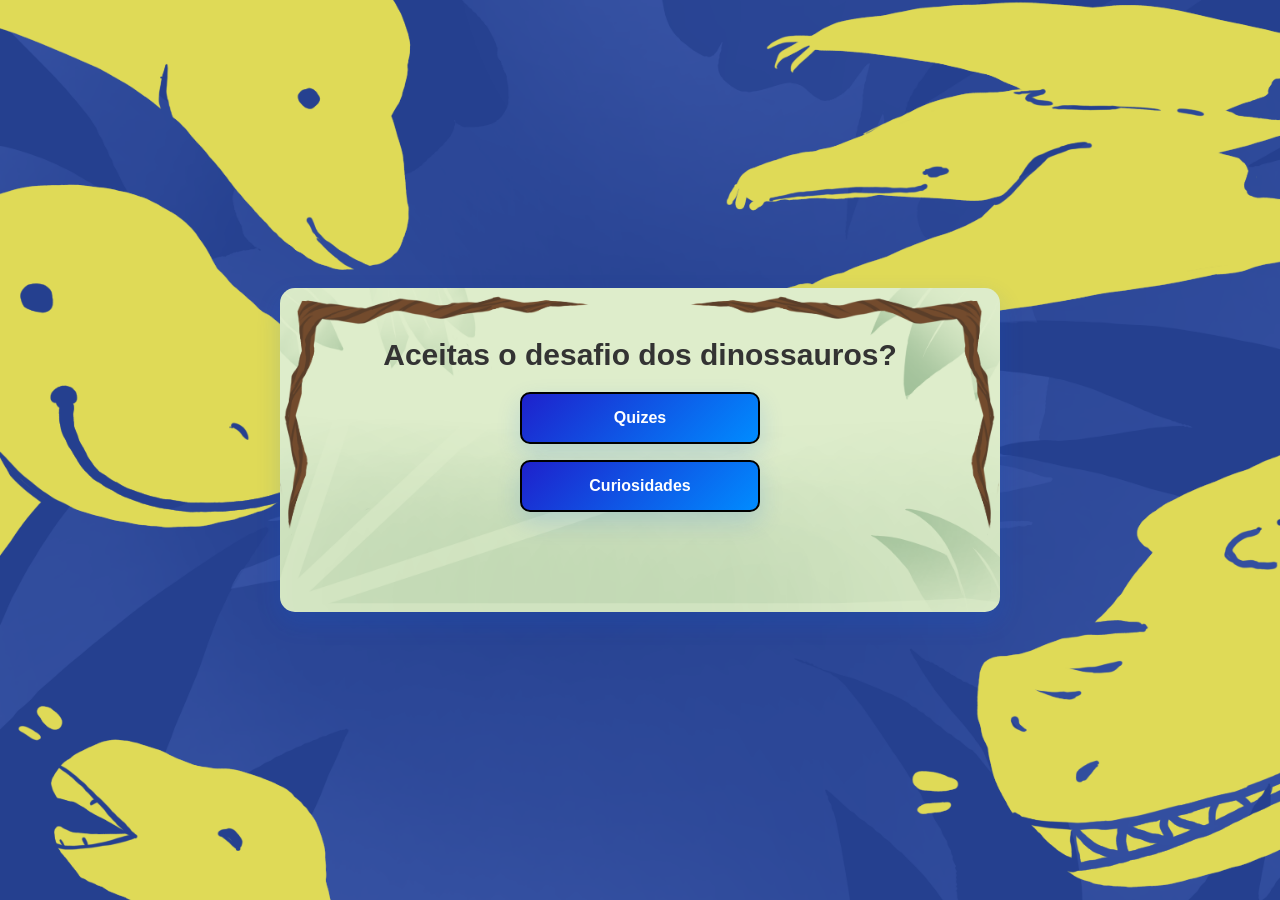
<file: index.html>
<!DOCTYPE html>
    <html lang="en">
    <head>
        <meta charset="UTF-8">
        <meta name="viewport" content="width=device-width, initial-scale=1.0">
        <link rel="stylesheet" href="estilos/estilos_menu.css"> 
        
        <title>Museu da Lourinhã</title>
    </head>
    <body>
        <div class="container">
            <h1 class="titulo">Aceitas o desafio dos dinossauros?</h1>

            <div class="button-container">
                <a href="menu_quizes.html" class="but_menus">Quizes</a>
                <a href="menu_curiosidades.html" class="but_menus">Curiosidades</a>
            </div>
        </div>

    </body>

    </html>
</file>
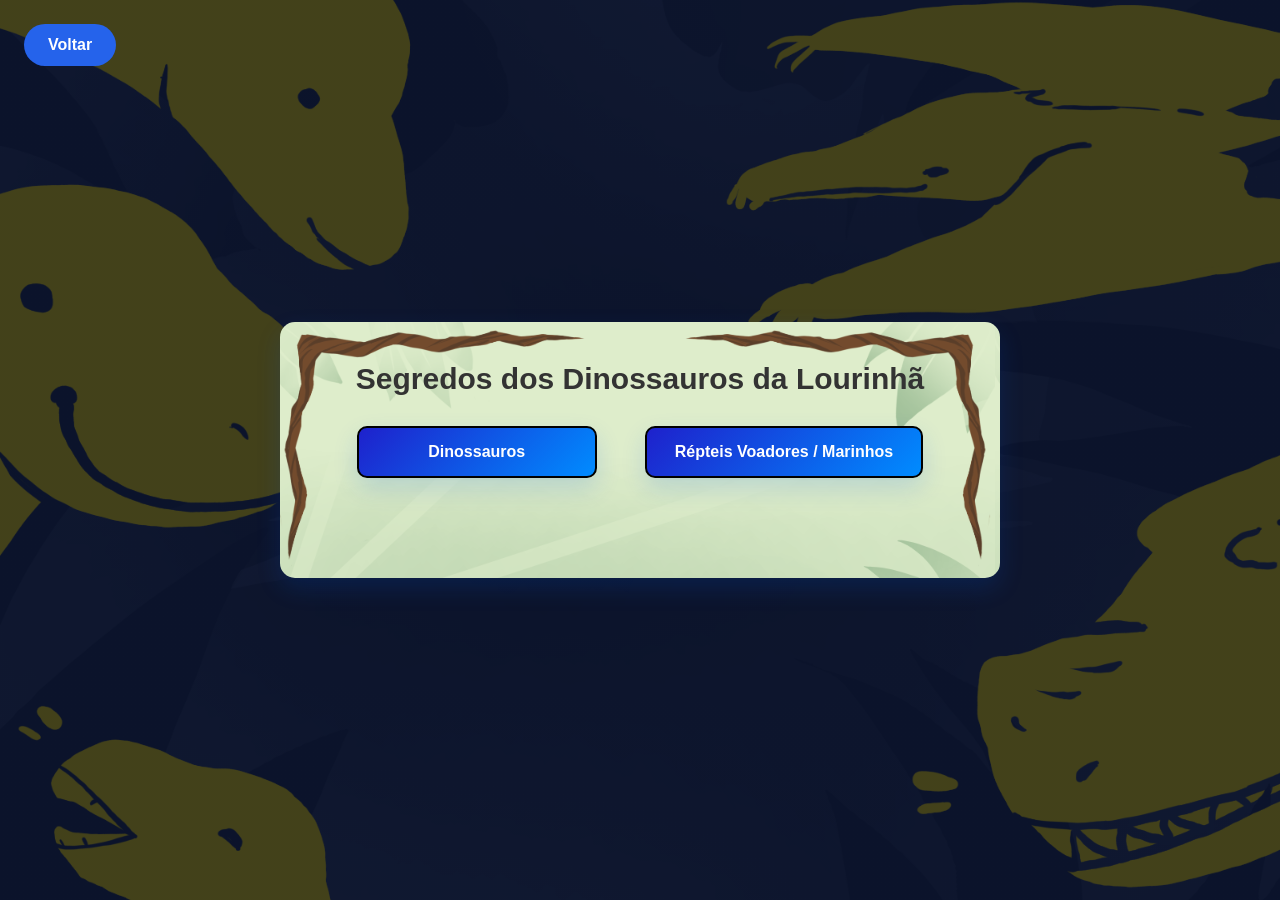
<file: menu_curiosidades.html>
<!DOCTYPE html>
<html lang="pt">
<head>
    <meta charset="UTF-8">
    <meta name="viewport" content="width=device-width, initial-scale=1.0">
    <link rel="stylesheet" href="estilos/estilos_menu_curiosidade.css">
    <title>Menu Curiosidades</title>
</head>

<body>
    <a href="index.html" class="button-voltar">Voltar</a>

    <div class="container">
        <h1 class="titulo">Segredos dos Dinossauros da Lourinhã</h1>

        <div class="button-container">
            <a href="Curiosidades/Curiosidades_dino.html" class="but_menus">Dinossauros</a>            
            <a href="Curiosidades/Curiosidades_repteis.html" class="but_menus">Répteis Voadores / Marinhos</a>
        </div>
    </div>    
</body>
</html>
</file>
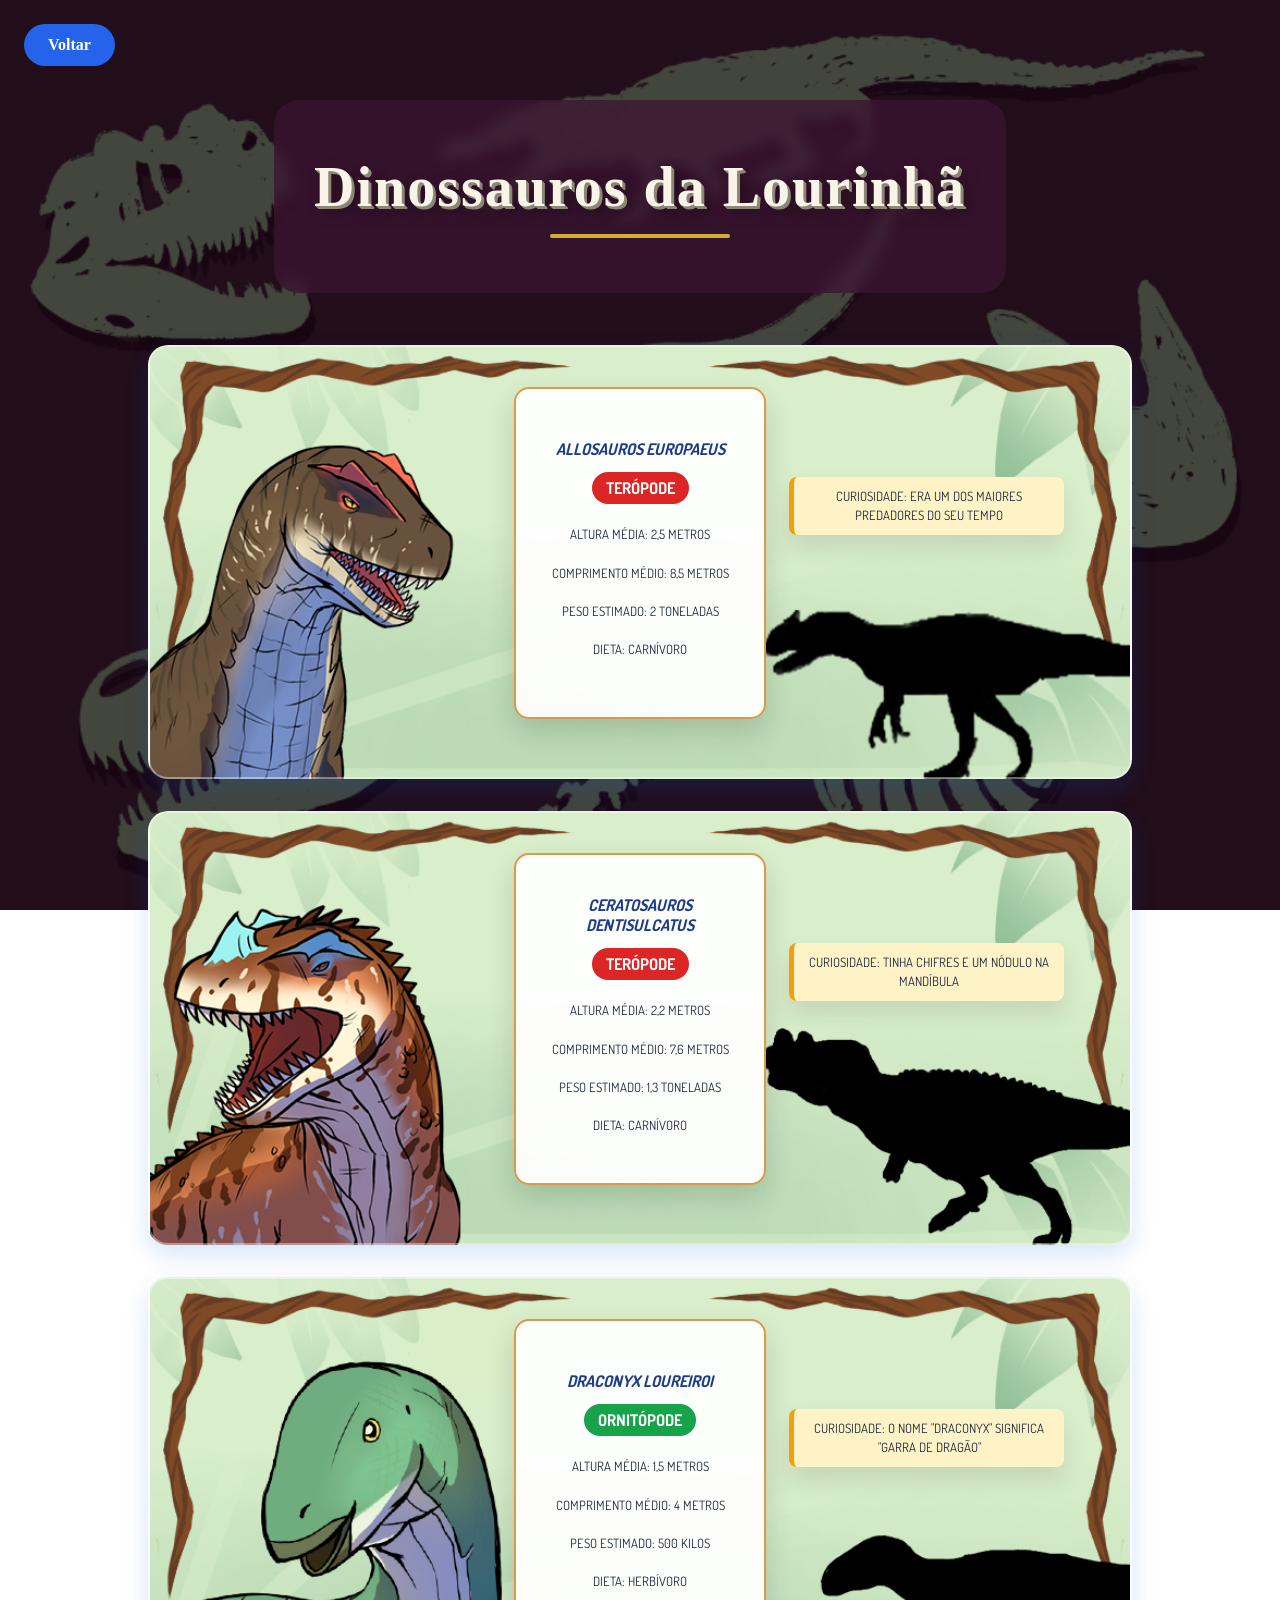
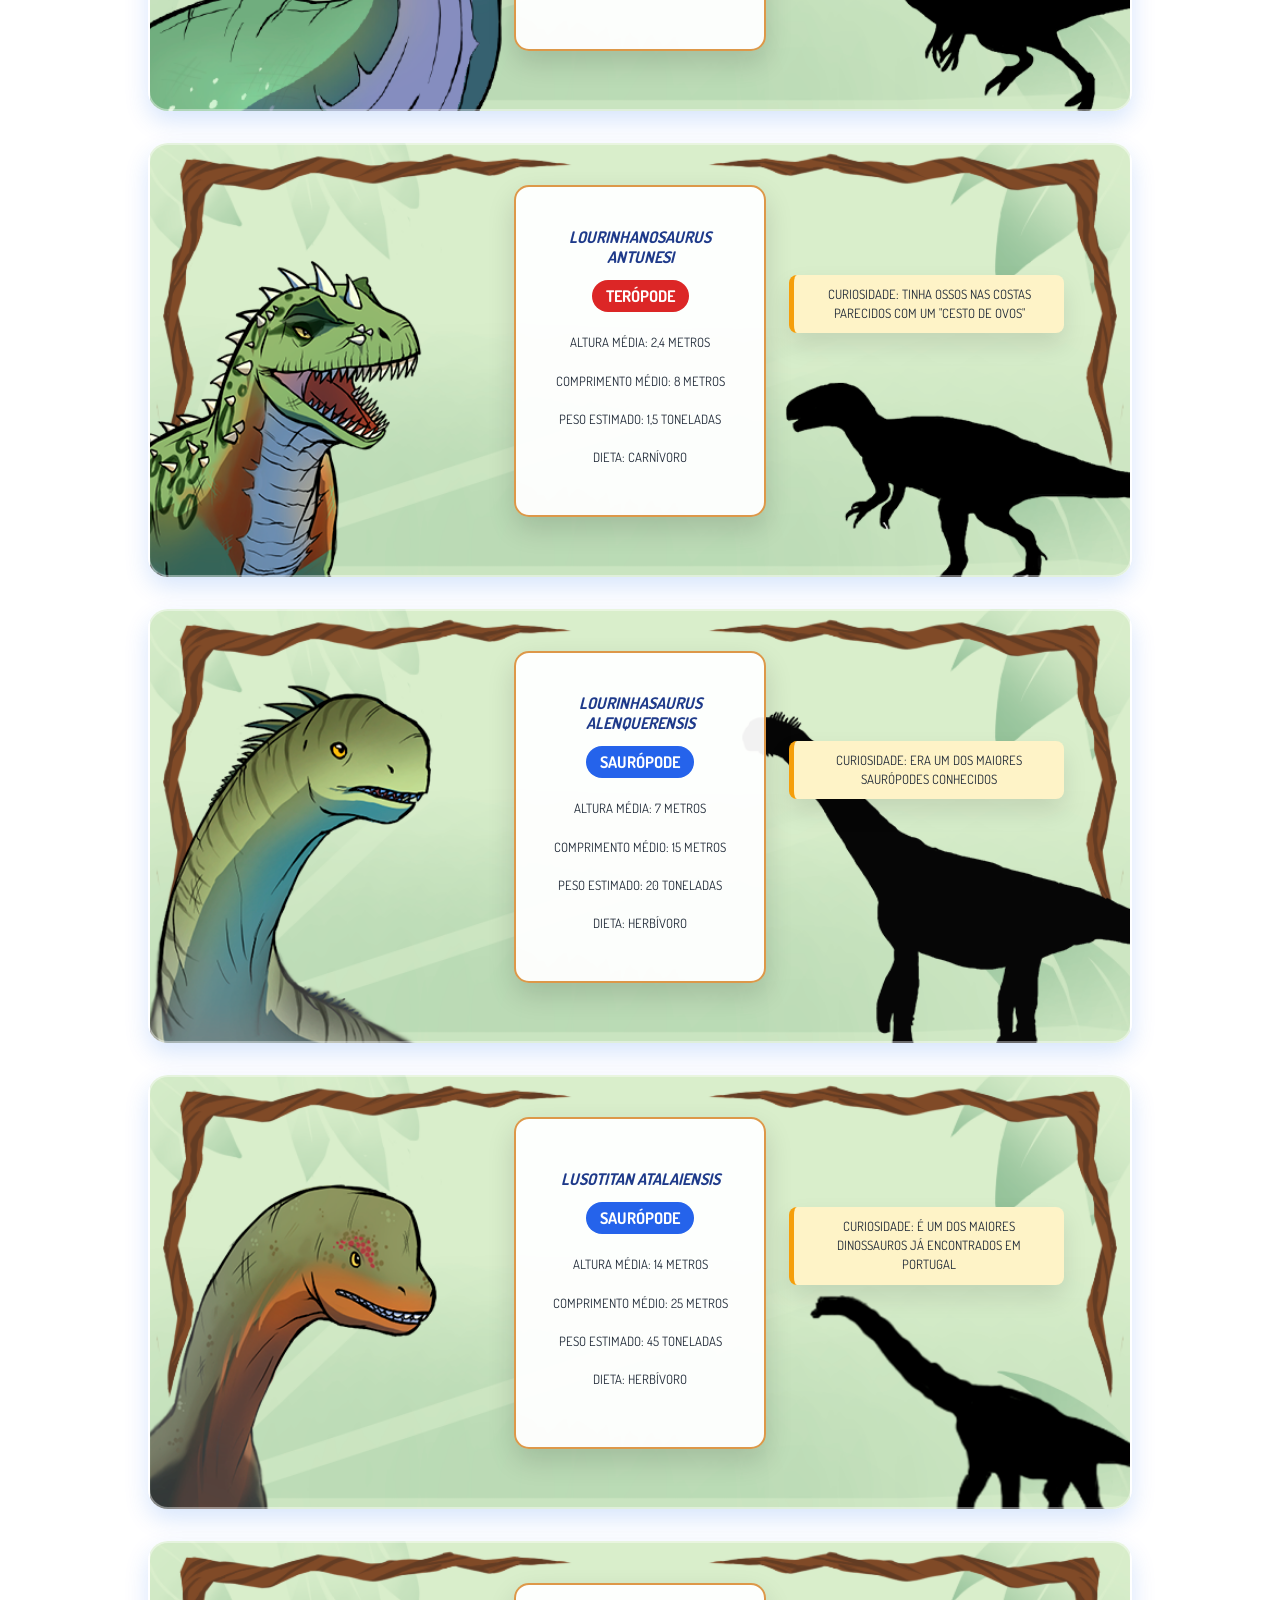
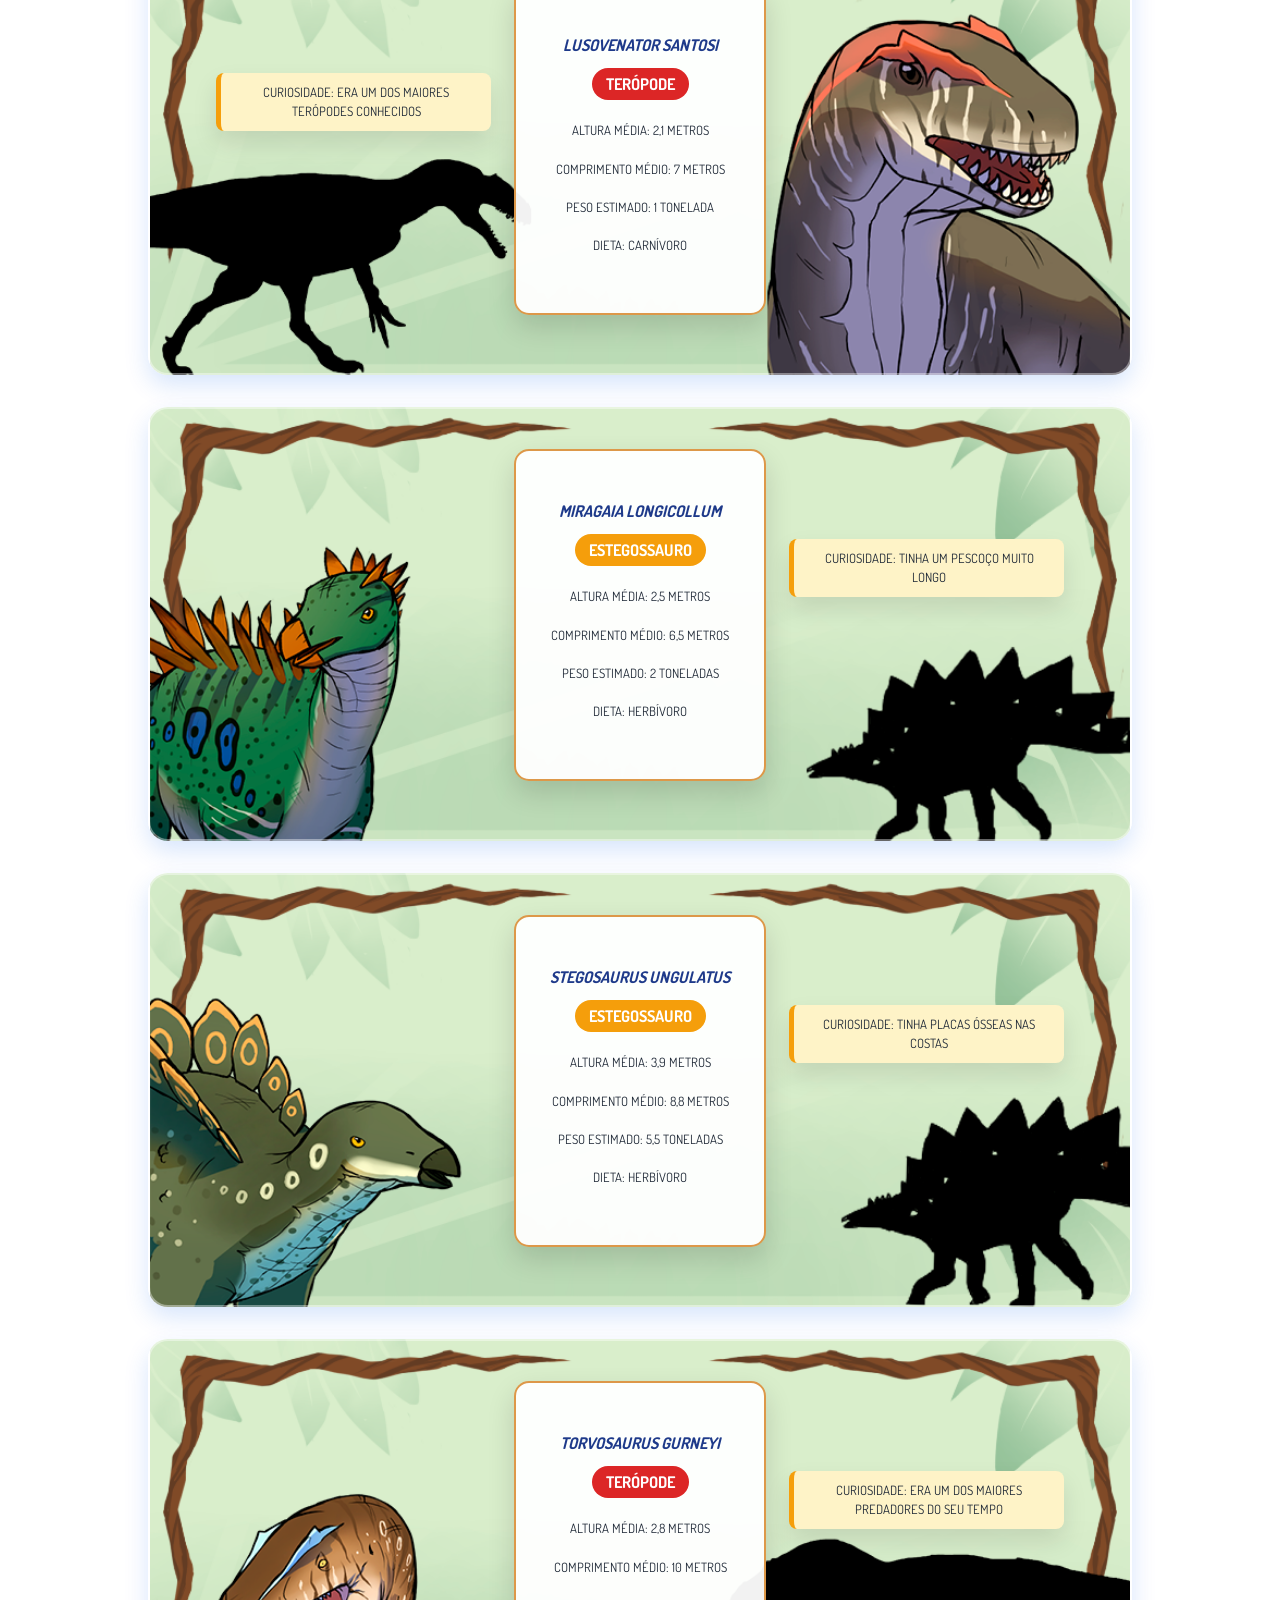
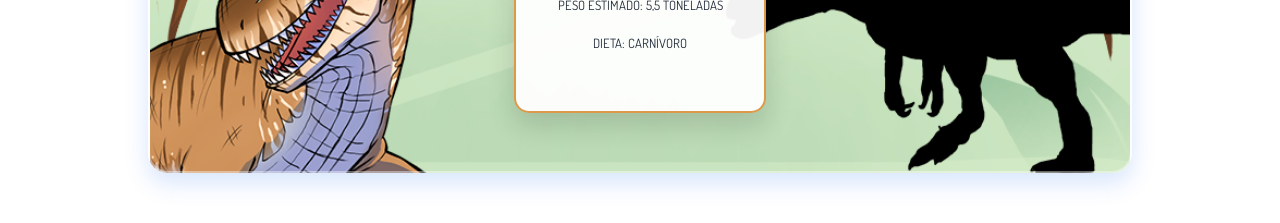
<file: Curiosidades/Curiosidades_dino.html>
<!DOCTYPE html>
<html lang="pt">
<head>
    <meta charset="UTF-8">
    <meta name="viewport" content="width=device-width, initial-scale=1.0">
    <link href="https://fonts.googleapis.com/css2?family=Dosis:wght@700&display=swap" rel="stylesheet">
    <link rel="stylesheet" href="../estilos/estilos_Curiosidades.css">
    <title>Curiosidades sobre Dinossauros</title>
</head>
<body>
    <div class="titulo-banner">
        <h1 class="titulo">Dinossauros da Lourinhã</h1>
    </div>
    <a href="../menu_curiosidades.html" class="button-voltar">Voltar</a>

    <div class="container" id="allosauros">
        <div class="text-content">
            <h1><em>Allosauros europaeus</em></h1>
            <span class="badge teropode">Terópode</span>
            <p>Altura Média: 2,5 metros</p>
            <p>Comprimento Médio: 8,5 metros</p>
            <p>Peso Estimado: 2 toneladas</p>
            <p>Dieta: Carnívoro</p>
            <p class="curiosidade curiosidade-direita">Curiosidade: Era um dos maiores predadores do seu tempo</p>
        </div>
    </div>

    <div class="container" id="ceratosauros">
        <div class="text-content">
            <h1><em>Ceratosauros dentisulcatus</em></h1>
            <span class="badge teropode">Terópode</span>
            <p>Altura Média: 2,2 metros</p>
            <p>Comprimento Médio: 7,6 metros</p>
            <p>Peso Estimado: 1,3 toneladas</p>
            <p>Dieta: Carnívoro</p>
            <p class="curiosidade curiosidade-direita">Curiosidade: Tinha chifres e um nódulo na mandíbula</p>
        </div>
    </div>

    <div class="container" id="draconyx">
        <div class="text-content">
            <h1><em>Draconyx loureiroi</em></h1>
            <span class="badge Ornitopode">Ornitópode</span>
            <p>Altura Média: 1,5 metros</p>
            <p>Comprimento Médio: 4 metros</p>
            <p>Peso Estimado: 500 kilos</p>
            <p>Dieta: Herbívoro</p>
            <p class="curiosidade curiosidade-direita">Curiosidade: O nome "Draconyx" significa "garra de dragão"</p>
        </div>
    </div>

    <div class="container" id="lourinhanosaurus">
        <div class="text-content">
            <h1><em>Lourinhanosaurus antunesi</em></h1>
            <span class="badge teropode">Terópode</span>
            <p>Altura Média: 2,4 metros</p>
            <p>Comprimento Médio: 8 metros</p>
            <p>Peso Estimado: 1,5 toneladas</p>
            <p>Dieta: Carnívoro</p>
            <p class="curiosidade curiosidade-direita">Curiosidade: Tinha ossos nas costas parecidos com um "cesto de ovos"</p>
        </div>
    </div>

    <div class="container" id="lourinhasaurus">
        <div class="text-content">
            <h1><em>Lourinhasaurus alenquerensis</em></h1>
            <span class="badge sauropode">Saurópode</span>
            <p>Altura Média: 7 metros</p>
            <p>Comprimento Médio: 15 metros</p>
            <p>Peso Estimado: 20 toneladas</p>
            <p>Dieta: Herbívoro</p>
            <p class="curiosidade curiosidade-direita">Curiosidade: Era um dos maiores saurópodes conhecidos</p>
        </div>
    </div>

    <div class="container" id="lusotitan">
        <div class="text-content">
            <h1><em>Lusotitan atalaiensis</em></h1>
            <span class="badge sauropode">Saurópode</span>
            <p>Altura Média: 14 metros</p>
            <p>Comprimento Médio: 25 metros</p>
            <p>Peso Estimado: 45 toneladas</p>
            <p>Dieta: Herbívoro</p>
            <p class="curiosidade curiosidade-direita">Curiosidade: É um dos maiores dinossauros já encontrados em Portugal</p>
        </div>
    </div>

    <div class="container" id="lusovenator">
        <div class="text-content">
            <h1><em>Lusovenator santosi</em></h1>
            <span class="badge teropode">Terópode</span>
            <p>Altura Média: 2,1 metros</p>
            <p>Comprimento Médio: 7 metros</p>
            <p>Peso Estimado: 1 tonelada</p>
            <p>Dieta: Carnívoro</p>
            <p class="curiosidade curiosidade-esquerda">Curiosidade: Era um dos maiores terópodes conhecidos</p>
        </div>
    </div>

    <div class="container" id="miragaia">
        <div class="text-content">
            <h1><em>Miragaia longicollum</em></h1>
            <span class="badge estegossauro">Estegossauro</span>
            <p>Altura Média: 2,5 metros</p>
            <p>Comprimento Médio: 6,5 metros</p>
            <p>Peso Estimado: 2 toneladas</p>
            <p>Dieta: Herbívoro</p>
            <p class="curiosidade curiosidade-direita">Curiosidade: Tinha um pescoço muito longo</p>
        </div>
    </div>

    <div class="container" id="stegosaurus">
        <div class="text-content">
            <h1><em>Stegosaurus ungulatus</em></h1>
            <span class="badge estegossauro">Estegossauro</span>
            <p>Altura Média: 3,9 metros</p>
            <p>Comprimento Médio: 8,8 metros</p>
            <p>Peso Estimado: 5,5 toneladas</p>
            <p>Dieta: Herbívoro</p>
            <p class="curiosidade curiosidade-direita">Curiosidade: Tinha placas ósseas nas costas</p>
        </div>
    </div>

    <div class="container" id="torvosaurus">
        <div class="text-content">
            <h1><em>Torvosaurus gurneyi</em></h1>
            <span class="badge teropode">Terópode</span>
            <p>Altura Média: 2,8 metros</p>
            <p>Comprimento Médio: 10 metros</p>
            <p>Peso Estimado: 5,5 toneladas</p>
            <p>Dieta: Carnívoro</p>
            <p class="curiosidade curiosidade-direita">Curiosidade: Era um dos maiores predadores do seu tempo</p>
        </div>
    </div>
</body>
</html>
</file>
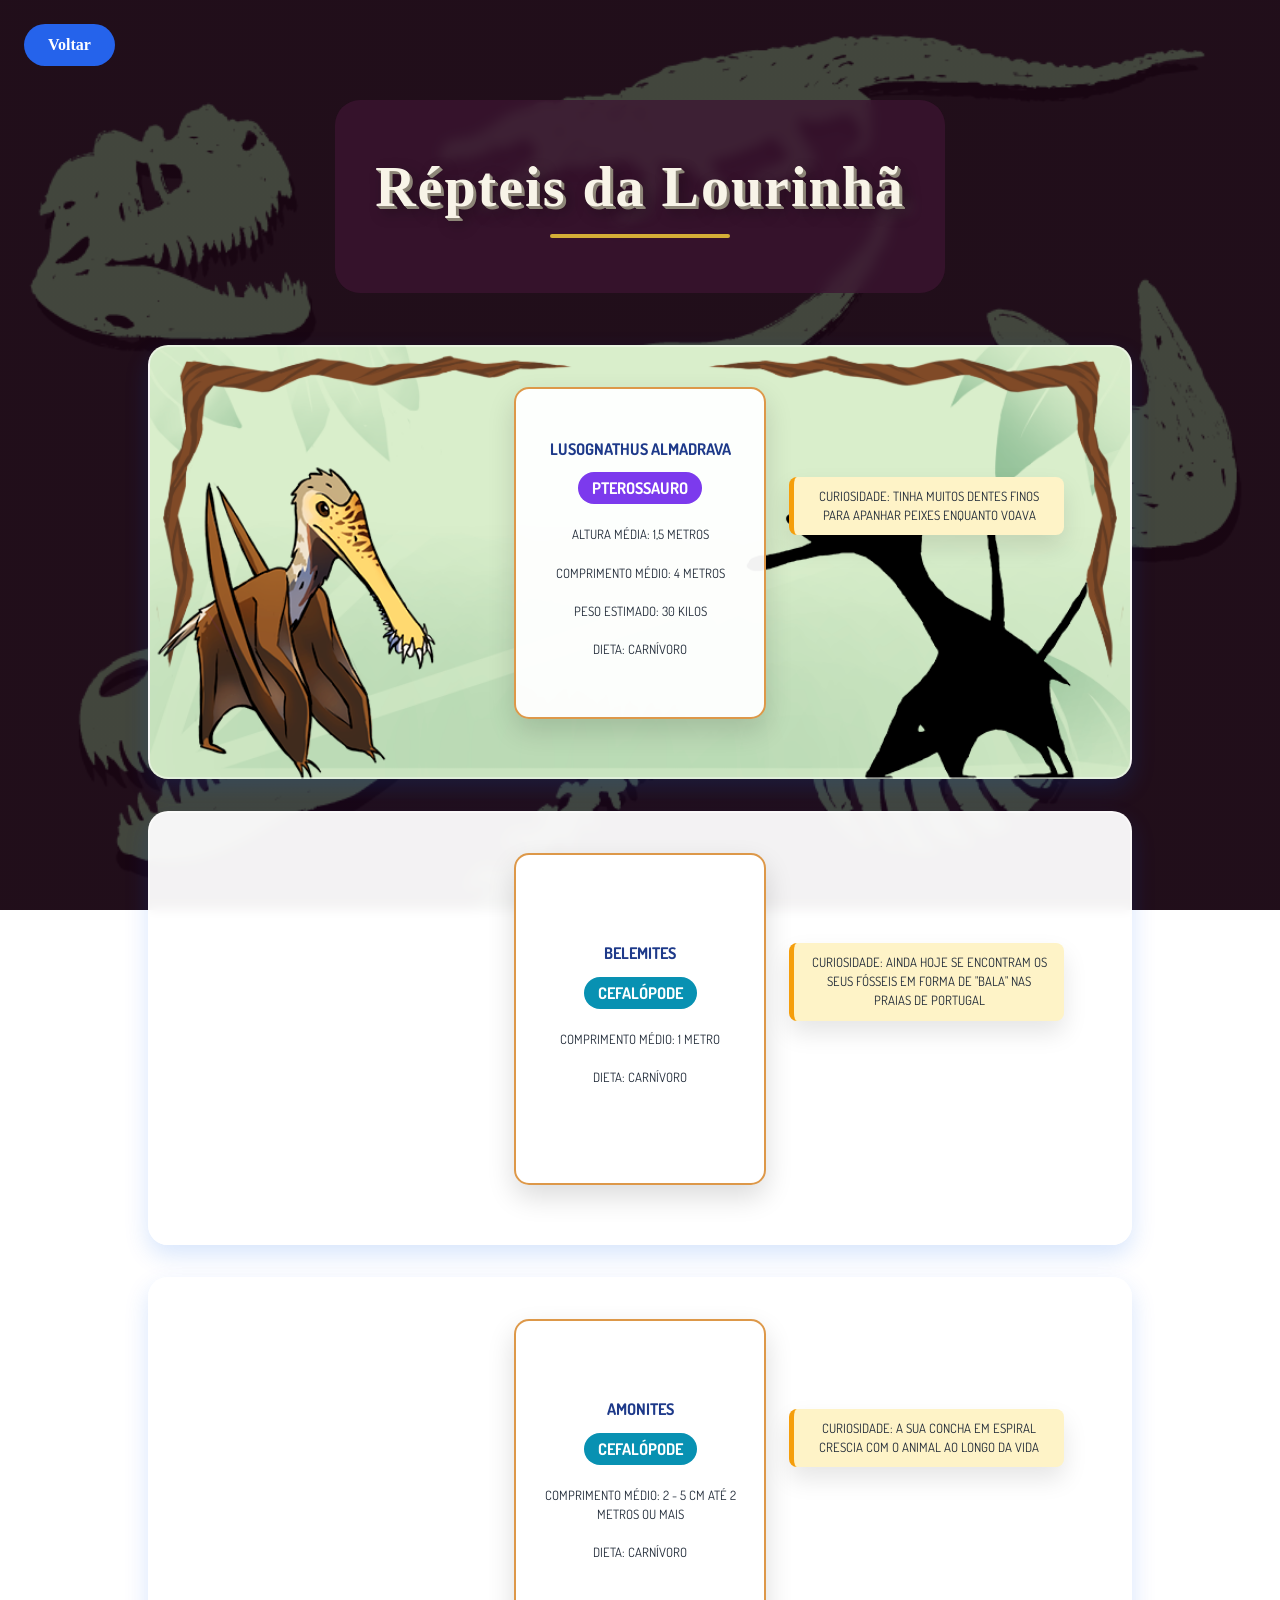
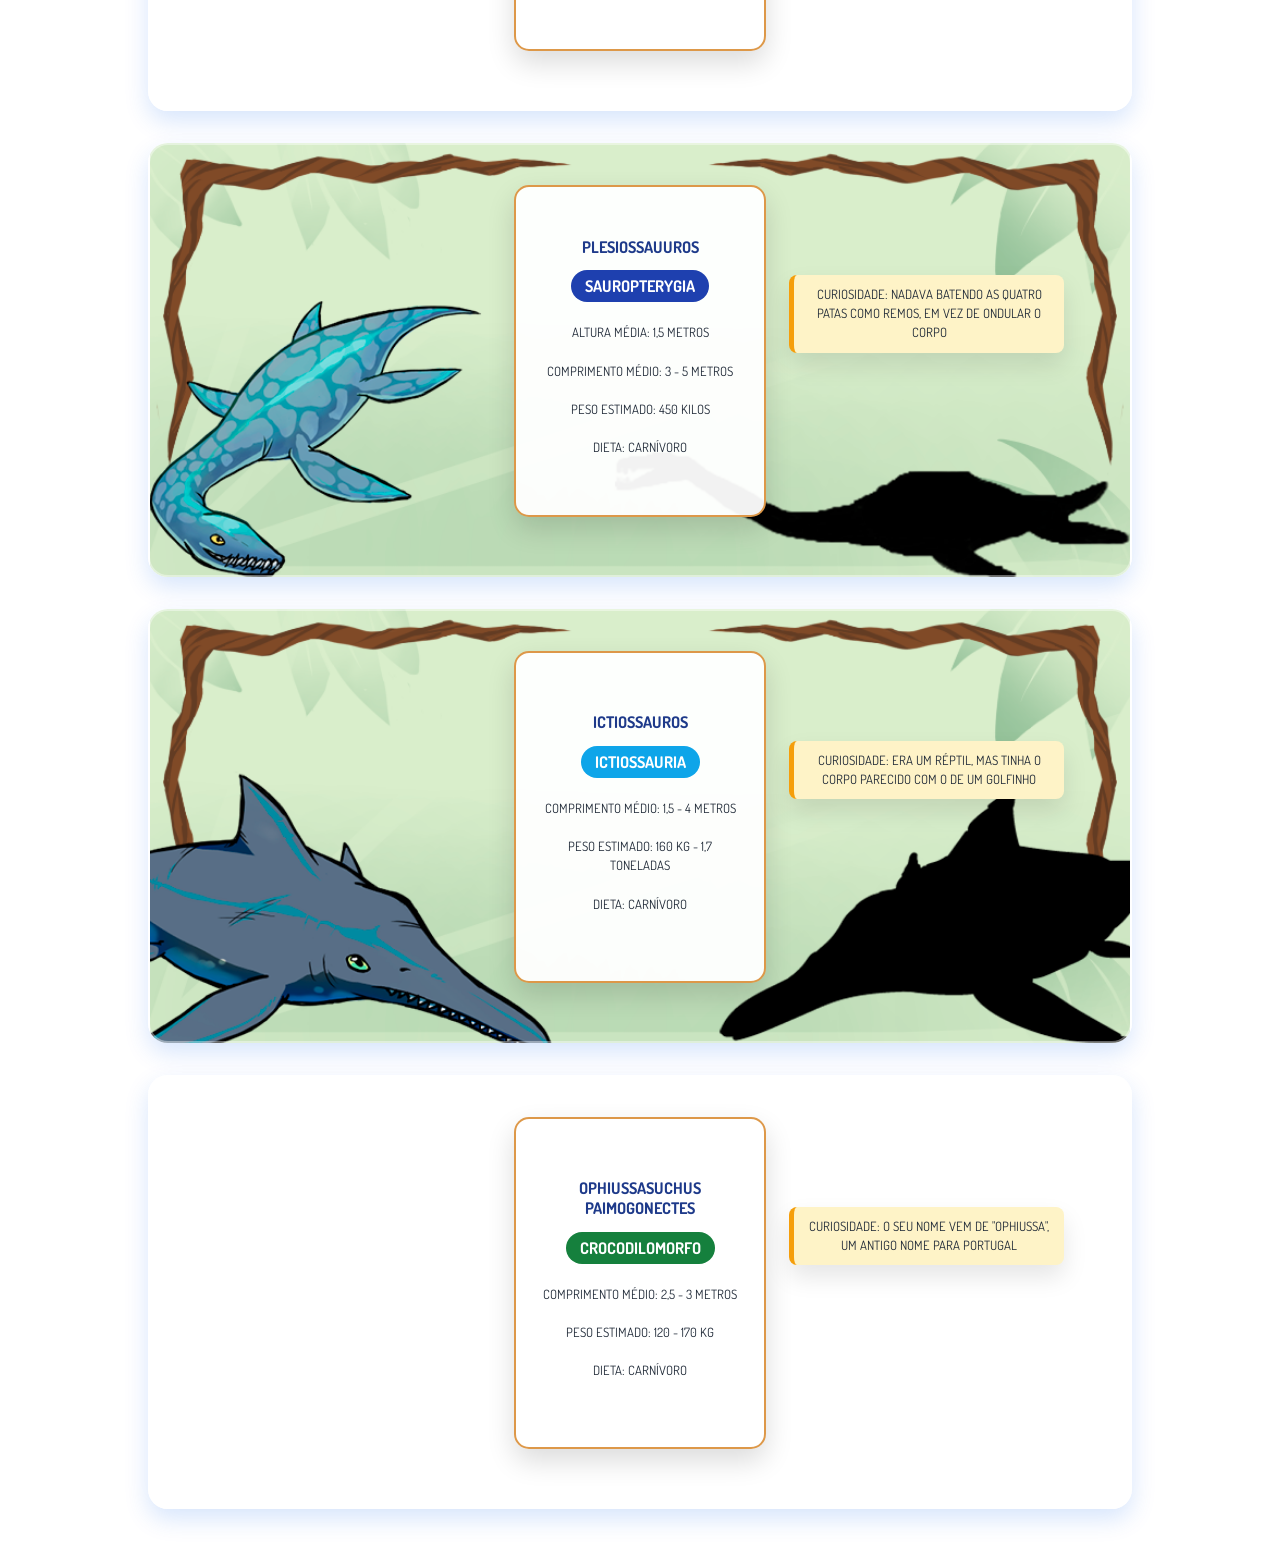
<file: Curiosidades/Curiosidades_repteis.html>
<!DOCTYPE html>
<html lang="pt">
<head>
    <meta charset="UTF-8">
    <meta name="viewport" content="width=device-width, initial-scale=1.0">
    <link rel="stylesheet" href="../estilos/estilos_Curiosidades.css">
     <link href="https://fonts.googleapis.com/css2?family=Dosis:wght@700&display=swap" rel="stylesheet">

    <title>Curiosidades sobre Répteis</title>
</head>
<body>

    <div class="titulo-banner">
        <h1 class="titulo">Répteis da Lourinhã</h1>
    </div>
    <a href="../menu_curiosidades.html" class="button-voltar">Voltar</a>

    <div class="container" id="lusognathus">
  <div class="text-content">
    <h1>Lusognathus Almadrava</h1>
    <span class="badge pterossauro">Pterossauro</span>
    <p>Altura Média: 1,5 metros</p>
    <p>Comprimento Médio: 4 metros</p>
    <p>Peso Estimado: 30 kilos</p>
    <p>Dieta: Carnívoro</p>
    <p class="curiosidade">Curiosidade: Tinha muitos dentes finos para apanhar peixes enquanto voava</p>
  </div>
</div>

<div class="container" id="belemite">
  <div class="text-content">
    <h1>Belemites</h1>
    <span class="badge cefalopode">Cefalópode</span>
    <p>Comprimento Médio: 1 metro</p>
    <p>Dieta: Carnívoro</p>
    <p class="curiosidade">Curiosidade: Ainda hoje se encontram os seus fósseis em forma de "bala" nas praias de Portugal</p>
  </div>
</div>

<div class="container" id="amonite">
  <div class="text-content">
    <h1>Amonites</h1>
    <span class="badge cefalopode">Cefalópode</span>
    <p>Comprimento Médio: 2 - 5 Cm até 2 metros ou mais</p>
    <p>Dieta: Carnívoro</p>
    <p class="curiosidade">Curiosidade: A sua concha em espiral crescia com o animal ao longo da vida</p>
  </div>
</div>

<div class="container" id="plesiossauro">
  <div class="text-content">
    <h1>Plesiossauuros</h1>
    <span class="badge plesiossauria">Sauropterygia</span>
    <p>Altura Média: 1,5 metros</p>
    <p>Comprimento Médio: 3 - 5 metros</p>
    <p>Peso Estimado: 450 kilos</p>
    <p>Dieta: Carnívoro</p>
    <p class="curiosidade">Curiosidade: Nadava batendo as quatro patas como remos, em vez de ondular o corpo</p>
  </div>
</div>

<div class="container" id="ictiossauro">
  <div class="text-content">
    <h1>Ictiossauros</h1>
    <span class="badge ictiossauria">Ictiossauria</span>
    <p>Comprimento Médio: 1,5 - 4 metros</p>
    <p>Peso Estimado: 160 kg - 1,7 toneladas</p>
    <p>Dieta: Carnívoro</p>
    <p class="curiosidade">Curiosidade: Era um réptil, mas tinha o corpo parecido com o de um golfinho</p>
  </div>
</div>

<div class="container" id="Ophiussasuchus">
  <div class="text-content">
    <h1>Ophiussasuchus paimogonectes</h1>
    <span class="badge crocodilomorfo">Crocodilomorfo</span>
    <p>Comprimento Médio: 2,5 - 3 metros</p>
    <p>Peso Estimado: 120 - 170 kg</p>
    <p>Dieta: Carnívoro</p>
    <p class="curiosidade">Curiosidade: O seu nome vem de "Ophiussa", um antigo nome para Portugal</p>
  </div>
</div>
</file>
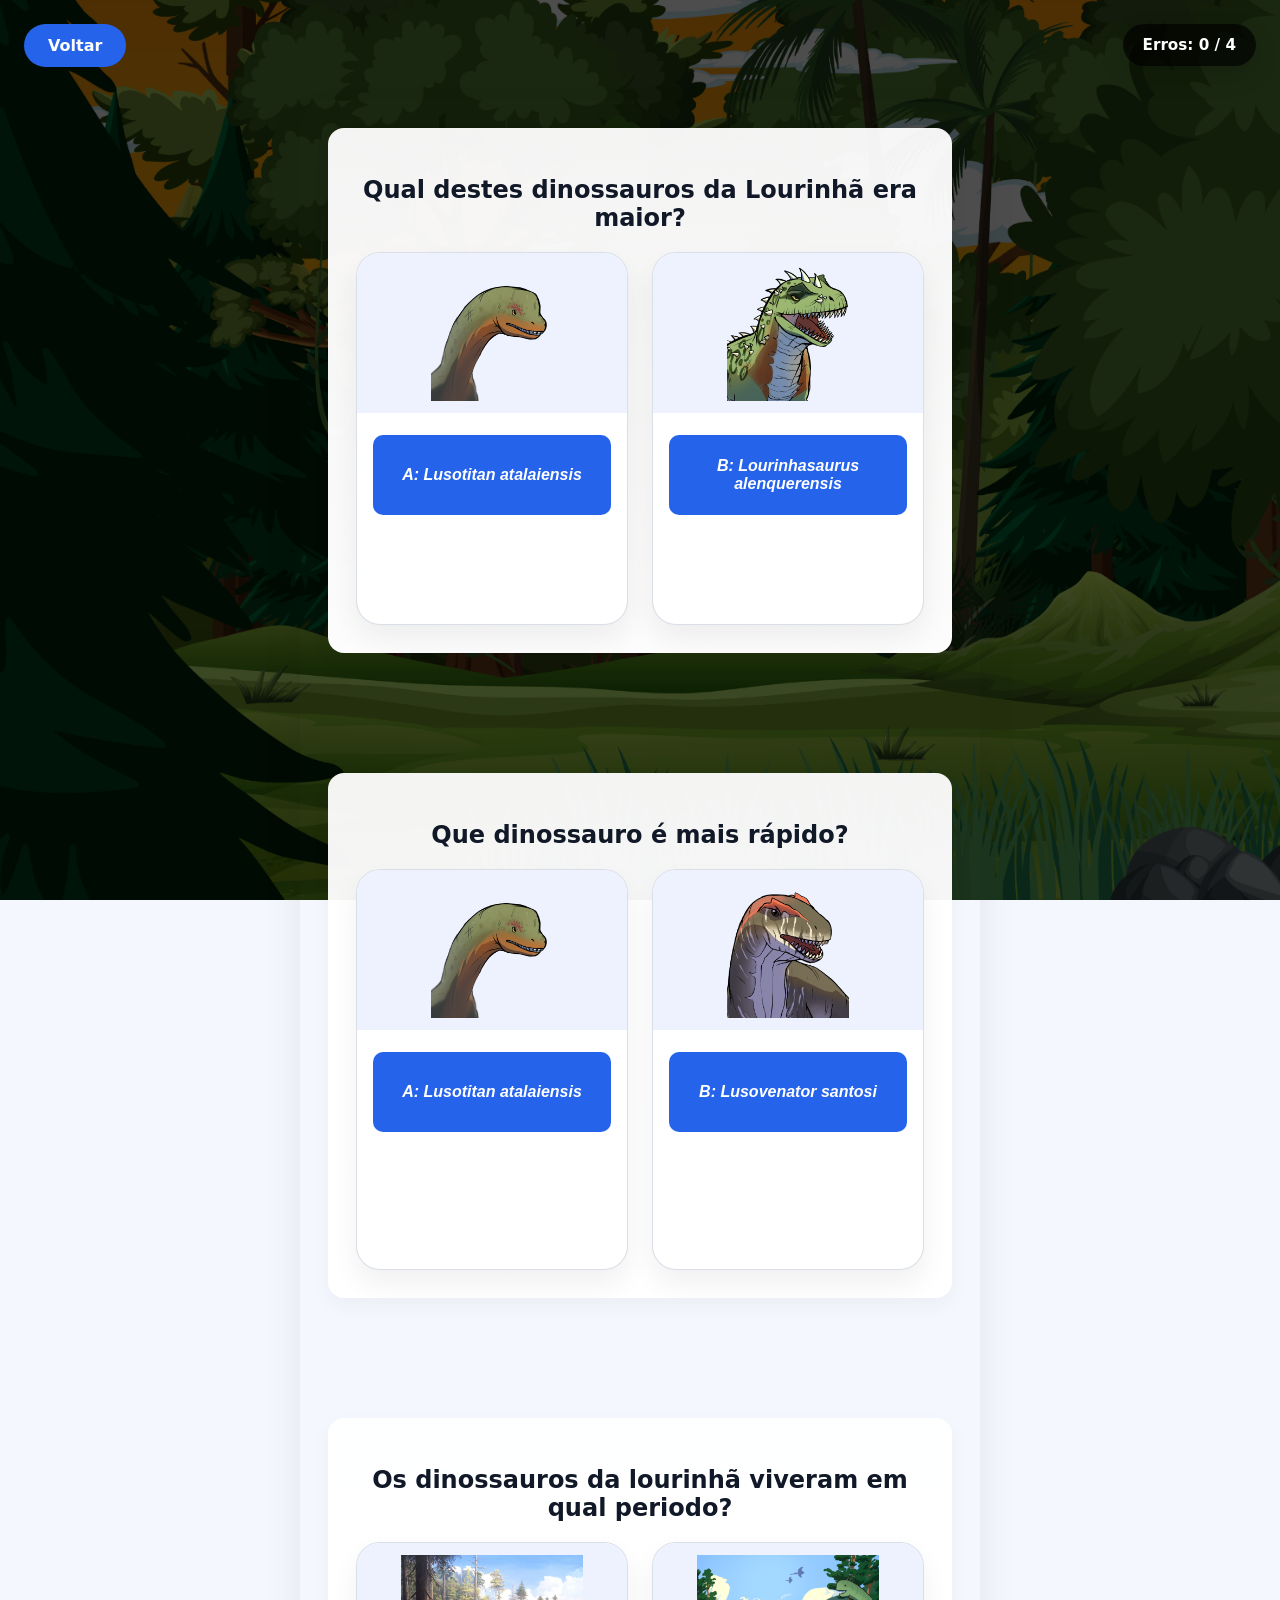
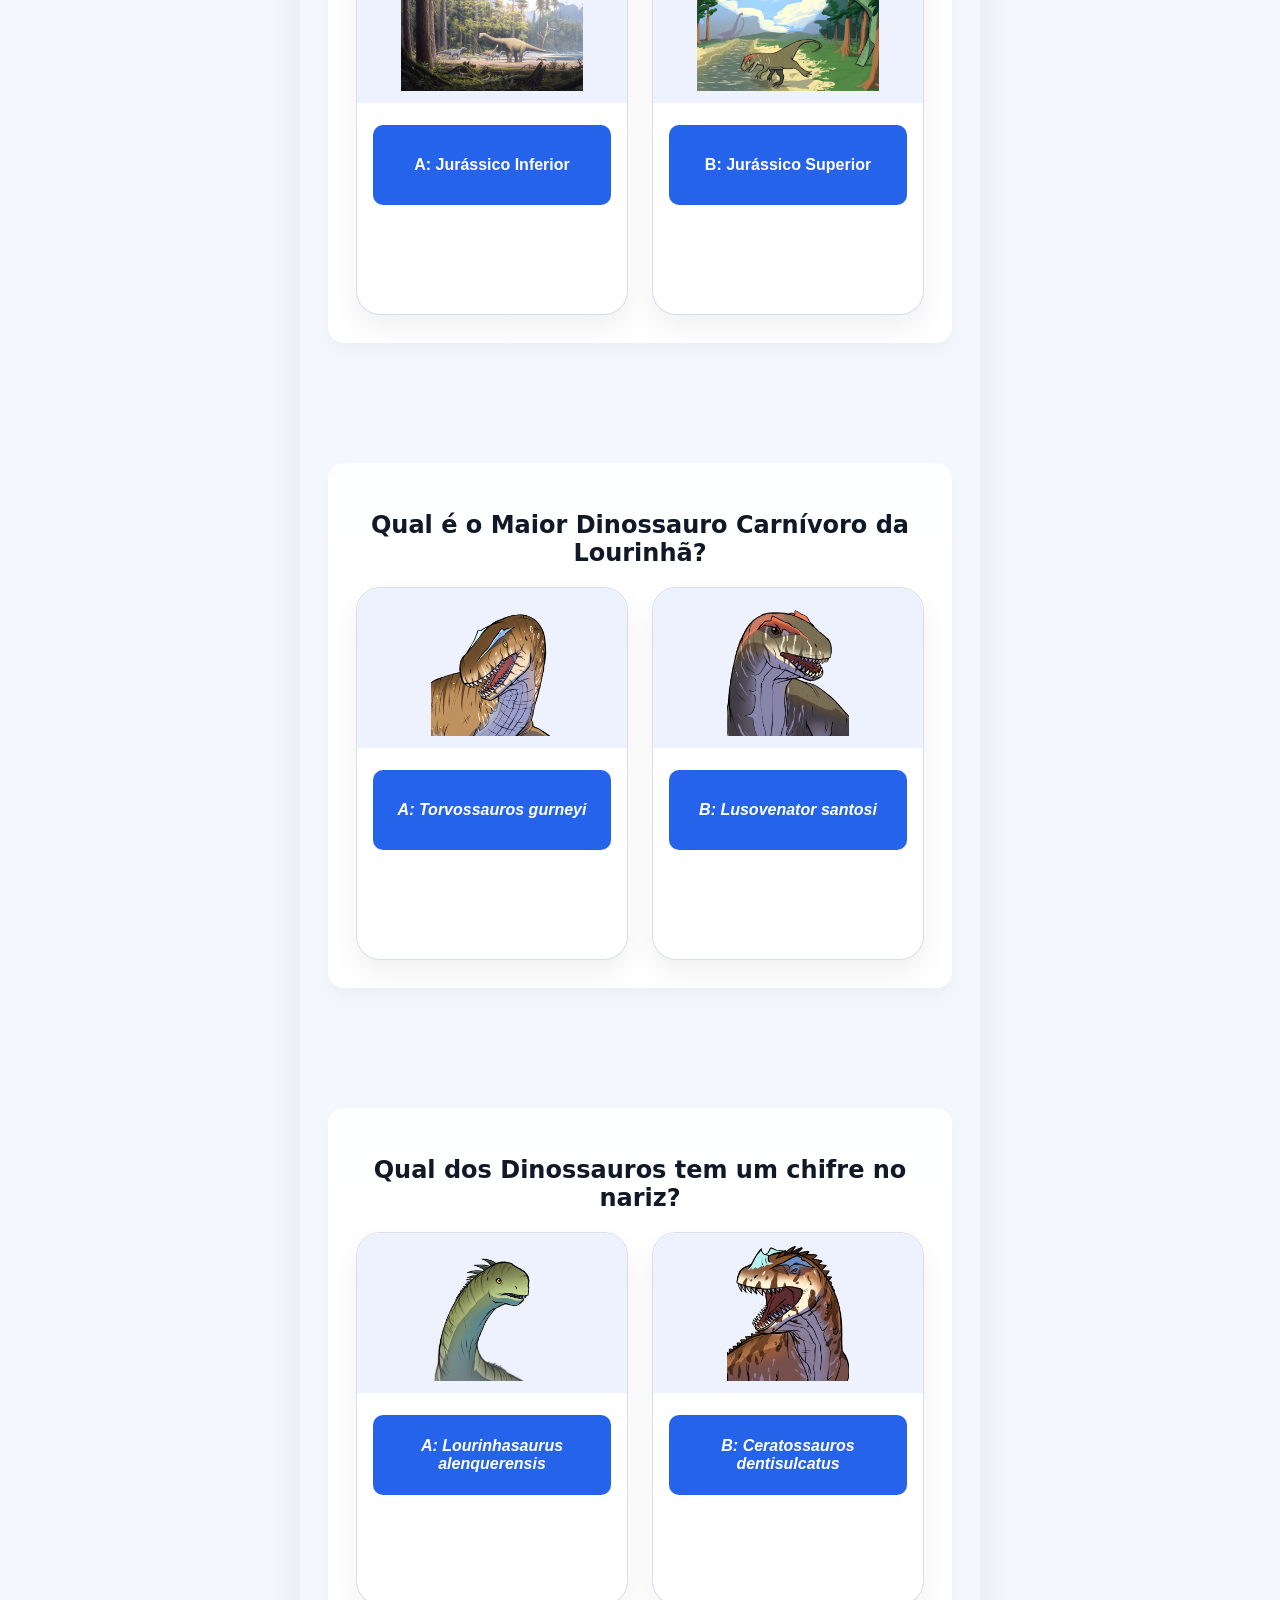
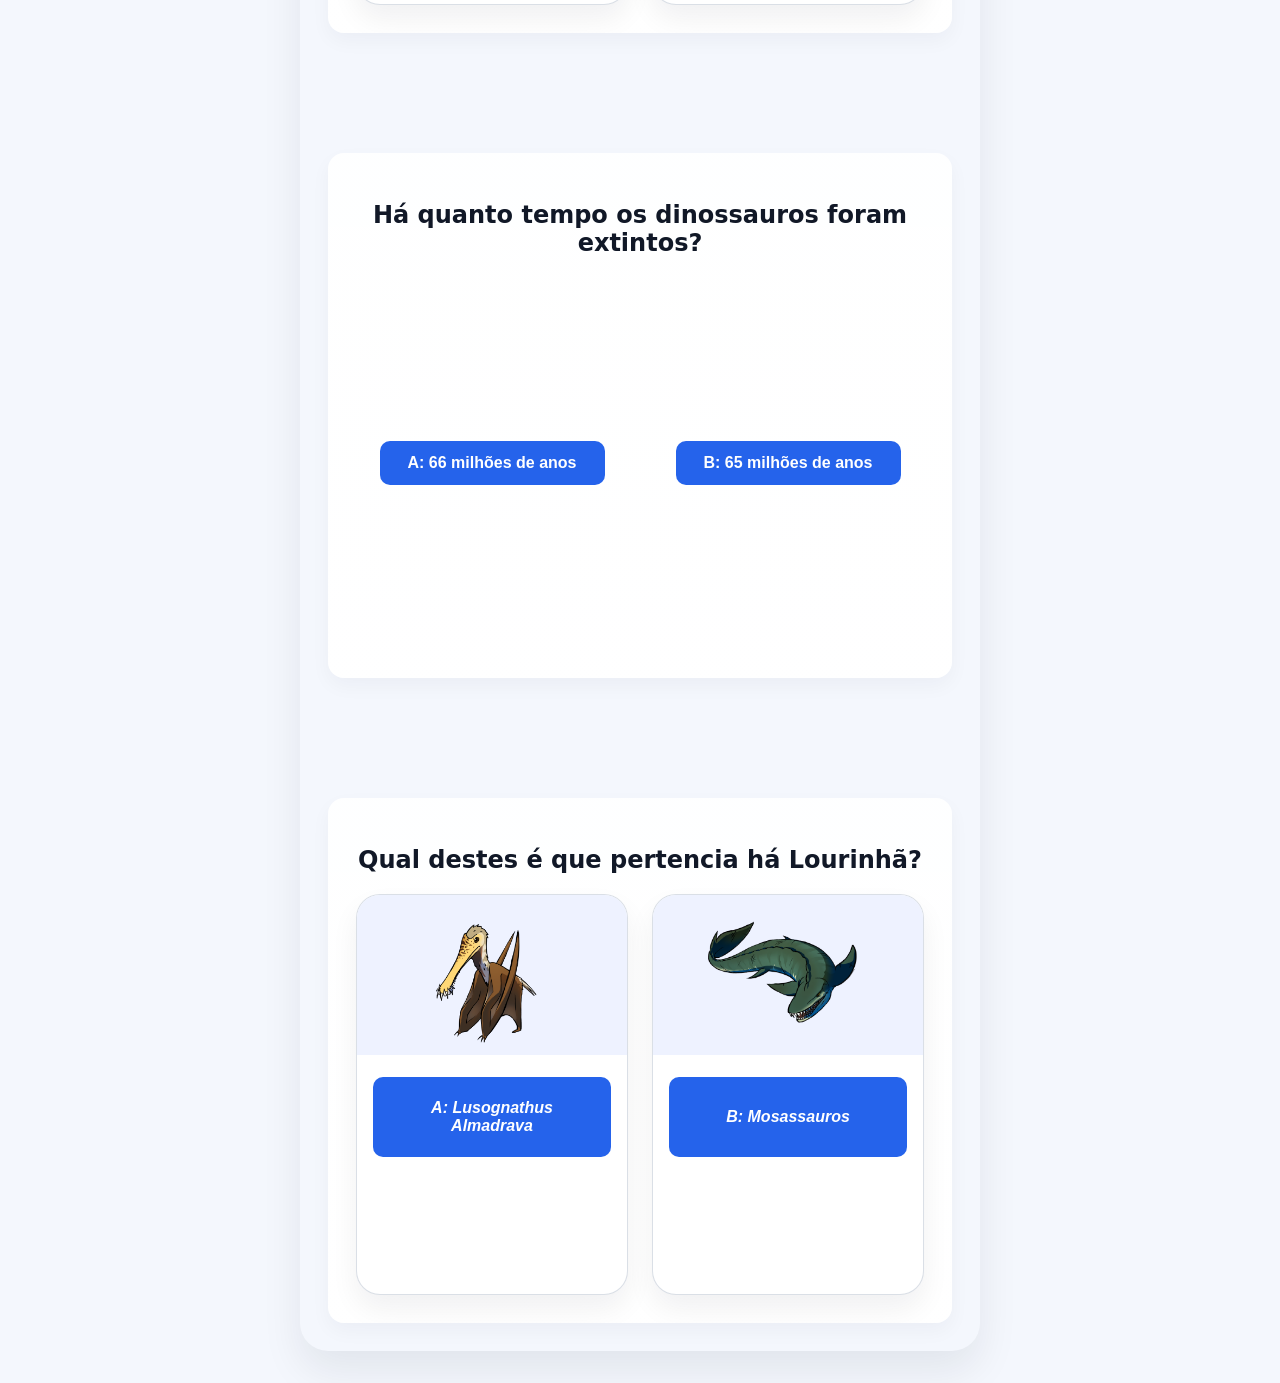
<file: Quizes/quiz.html>
<!DOCTYPE html>
<html lang="pt">
<head>
  <meta charset="UTF-8">
  <meta name="viewport" content="width=device-width, initial-scale=1.0">
  <title>Quiz - Fácil</title>
  <link rel="stylesheet" href="../estilos/estilos_quiz.css">

  
</head>
<body>
  <div id="popup-overlay" style="display:none; position:fixed; inset:0; background:rgba(0,0,0,0.5); z-index:9999; align-items:center; justify-content:center;">
    <div style="background:#fff; border-radius:16px; padding:32px 28px; max-width:380px; width:90%; text-align:center; box-shadow:0 24px 48px rgba(0,0,0,0.2);">
      <p id="popup-title" style="margin:0 0 8px; font-size:1.2rem; font-weight:700; color:#111827;"></p>
      <p id="popup-message" style="margin:0 0 24px; font-size:0.95rem; color:#6b7280; line-height:1.5;"></p>
      <button id="popup-btn" style="padding:12px 32px; background:#2563eb; color:#fff; border:none; border-radius:999px; font-size:1rem; font-weight:600; cursor:pointer;">Continuar</button>
      <button id="popup-secondary-btn" style="display:none; margin-top:12px; padding:12px 32px; background:#10b981; color:#fff; border:none; border-radius:999px; font-size:1rem; font-weight:600; cursor:pointer;">Reiniciar</button>
    </div>
  </div>

  <a href="../menu_quizes.html" class="button-voltar">Voltar</a>
  <div class="score-badge">Erros: <span class="score-count">0</span> / 4</div>
    <div class="quiz-wrapper">   
      
      <!-- PERGUNTA 1 -->
      <section class="question" data-correct="A" data-feedback-correct="Correto! Sabias que o Lusotitan Atalaiensis tinha entre 20 a 25 metros de comprimento?" data-feedback-wrong="Opah, erraste.">
        <h1>Qual destes dinossauros da Lourinhã era maior?</h1>
        <div class="options-grid">
          <article class="option-card">
            <div class="option-image"><img src="../img/lusotitan.png" alt="Lusotitan"></div>
            <button type="button" class="answer-button" data-choice="A"><em>A: Lusotitan atalaiensis</em></button>
          </article>
          <article class="option-card">
            <div class="option-image"><img src="../img/lourinhanosaurus.png" alt="Lourinhasaurus"></div>
            <button type="button" class="answer-button" data-choice="B"><em>B: Lourinhasaurus alenquerensis</em></button>
          </article>
        </div>
      </section>

      <!-- PERGUNTA 2 -->
      <section class="question" data-correct="B" data-feedback-correct="Correto, Lusovenator é mais rápido! Sabias que era capaz de atingir velocidades de até 40 km/h?" data-feedback-wrong="Errado — o Lusovenator é mais rápido.">
        <h1>Que dinossauro é mais rápido?</h1>
        <div class="options-grid">
          <article class="option-card">
            <div class="option-image"><img src="../img/lusotitan.png" alt="Lusotitan"></div>
            <button type="button" class="answer-button" data-choice="A"><em>A: Lusotitan atalaiensis</em></button>
          </article>
          <article class="option-card">
            <div class="option-image"><img src="../img/lusove.png" alt="Lusovenator"></div>
            <button type="button" class="answer-button" data-choice="B"><em>B: Lusovenator santosi</em></button>
          </article>
        </div>
      </section>

      <!-- PERGUNTA 3 -->
      <section class="question" data-correct="B" data-feedback-correct="Correto! Sabias que o jurássico superior durou cerca de  18,5 milhões de anos?" data-feedback-wrong="Opah, erraste.">
        <h1>Os dinossauros da lourinhã viveram em qual periodo?</h1>
        <div class="options-grid">
          <article class="option-card">
            <div class="option-image"><img src="../img/jurassico_inferior.jpg" alt="Jurássico Inferior"></div>
            <button type="button" class="answer-button" data-choice="A">A: Jurássico Inferior</button>
          </article>
          <article class="option-card">
            <div class="option-image"><img src="../img/jurassico_superior.png" alt="Jurássico Superior"></div>
            <button type="button" class="answer-button" data-choice="B">B: Jurássico Superior</button>
          </article>
        </div>
      </section>

      <!-- PERGUNTA 4 -->
      <section class="question" data-correct="A" data-feedback-correct="Correto! Sabias que o torvossaurus era o considerado um super-predador?" data-feedback-wrong="Opah, erraste.">
        <h1>Qual é o Maior Dinossauro Carnívoro da Lourinhã?</h1>
        <div class="options-grid">
          <article class="option-card">
            <div class="option-image"><img src="../img/torvo.png" alt="Torvossauros"></div>
            <button type="button" class="answer-button" data-choice="A"><em>A: Torvossauros gurneyi</em></button>
          </article>
          <article class="option-card">
            <div class="option-image"><img src="../img/lusove.png" alt="Lusovenator"></div>
            <button type="button" class="answer-button" data-choice="B"><em>B: Lusovenator santosi</em></button>
          </article>
        </div>
      </section>

      <!-- PERGUNTA 5 -->
      <section class="question" data-correct="B" data-feedback-correct="Correto! Sabias que o Ceratossauros era o único dinossauro da Lourinhã que tinha um chifre no nariz?" data-feedback-wrong="Opah, erraste.">
        <h1>Qual dos Dinossauros tem um chifre no nariz?</h1>
        <div class="options-grid">
          <article class="option-card">
            <div class="option-image"><img src="../img/Lourinhasaurus.png" alt="Lourinhasaurus"></div>
            <button type="button" class="answer-button" data-choice="A"><em>A: Lourinhasaurus alenquerensis</em></button>
          </article>
          <article class="option-card">
            <div class="option-image"><img src="../img/cerato.png" alt="Ceratossauros"></div>
            <button type="button" class="answer-button" data-choice="B"><em>B: Ceratossauros dentisulcatus</em></button>
          </article>
        </div>
      </section>

      <!-- PERGUNTA 6 -->
      <section class="question" data-correct="A" data-feedback-correct="Correto! Sabias que grande maioria dos dinossauros foram extintos por um impacto de asteróide?" data-feedback-wrong="Opah, erraste.">
        <h1>Há quanto tempo os dinossauros foram extintos?</h1>
        <div class="options-grid options-text-only">
          <article class="option-card text-only">
            <button type="button" class="answer-button" data-choice="A">A: 66 milhões de anos</button>
          </article>
          <article class="option-card text-only">
            <button type="button" class="answer-button" data-choice="B">B: 65 milhões de anos</button>
          </article>
        </div>
      </section>

      <!-- PERGUNTA 7 -->
      <section class="question" data-correct="A" data-feedback-correct="Correto! Sabias que o Lusognathus Almadrava era um dos primeiros dinossauros a desenvolver penas?" data-feedback-wrong="Opah, erraste.">
        <h1>Qual destes é que pertencia há Lourinhã?</h1>
        <div class="options-grid">
          <article class="option-card">
            <div class="option-image"> <img src="../img/Lusognathus Almadrava.png" alt="Lusognathus"></div>
            <button type="button" class="answer-button" data-choice="A"><em>A: Lusognathus Almadrava</em></button>
          </article>
          <article class="option-card">
            <div class="option-image"><img src="../img/moso.png" alt="Mosassauros"></div>
            <button type="button" class="answer-button" data-choice="B"><em>B: Mosassauros</em></button>
          </article>
        </div>
      </section>
    </div>
    
</body>

  <!-- ONLY ONE SCRIPT -->
  <script>
  let wrongCount = 0;
  let answeredCount = 0;
  const totalQuestions = document.querySelectorAll('.question').length;
  const wrongCountDisplay = document.querySelector('.score-count');

  const overlay = document.getElementById('popup-overlay');
  const popupTitle = document.getElementById('popup-title');
  const popupMessage = document.getElementById('popup-message');
  const popupBtn = document.getElementById('popup-btn');
  const popupSecondaryBtn = document.getElementById('popup-secondary-btn');

  function showPopup(title, message, onClose, secondaryConfig) {
    popupTitle.textContent = title;
    popupMessage.textContent = message;
    popupBtn.textContent = secondaryConfig?.primaryText || 'Continuar';
    popupBtn.onclick = () => {
      overlay.style.display = 'none';
      if (onClose) onClose();
    };

    if (secondaryConfig) {
      popupSecondaryBtn.textContent = secondaryConfig.secondaryText;
      popupSecondaryBtn.style.display = 'inline-block';
      popupSecondaryBtn.onclick = () => {
        overlay.style.display = 'none';
        if (secondaryConfig.secondaryAction) secondaryConfig.secondaryAction();
      };
    } else {
      popupSecondaryBtn.style.display = 'none';
      popupSecondaryBtn.onclick = null;
    }

    overlay.style.display = 'flex';
  }

  function restartQuiz() {
    window.location.href = 'quiz.html';
  }

  function goToMenu() {
    window.location.href = '../menu_quizes.html';
  }

  function finishQuiz() {
    setTimeout(() => {
      const correctCount = totalQuestions - wrongCount;
      if (correctCount > 4) {
        localStorage.setItem('quiz_easy_passed', '1');
      }

      showPopup(
        '🏆 Quiz Terminado!',
        `Terminaste o quiz com ${wrongCount} erro(s) de ${totalQuestions}. Tenta a próxima dificuldade!`,
        () => {
          if (window.history.length > 1) {
            window.history.back();
          } else {
            window.location.href = 'menu_quizes.html';
          }
        }
      );
    }, 300);
  }
    window.addEventListener('load', () => {
    const firstQuestion = document.querySelector('.question');
    if (firstQuestion) {
      firstQuestion.scrollIntoView({ behavior: 'auto', block: 'center' });
    }
  });

  function scrollToNextQuestion(currentQuestion) {
    const next = currentQuestion.nextElementSibling;
    if (next && next.classList.contains('question')) {
      next.scrollIntoView({ behavior: 'smooth', block: 'center' });
    }
  }

  document.querySelectorAll('.question').forEach((question) => {
    const correct = question.dataset.correct;
    const feedbackCorrect = question.dataset.feedbackCorrect || 'Correto!';
    const feedbackWrong = question.dataset.feedbackWrong || 'Errado.';
    const buttons = question.querySelectorAll('.answer-button');
    let answered = false;

    buttons.forEach((button) => {
      button.addEventListener('click', (event) => {
        event.stopPropagation();
        if (answered) return;
        answered = true;
        answeredCount += 1;

        const choice = button.dataset.choice;
        const isCorrect = choice === correct;

        question.querySelectorAll('.option-card').forEach(c => c.classList.remove('correct', 'wrong'));
        button.closest('.option-card').classList.add(isCorrect ? 'correct' : 'wrong');
        buttons.forEach(btn => btn.disabled = true);

        if (!isCorrect) {
          wrongCount += 1;
          wrongCountDisplay.textContent = wrongCount;
        }

        scrollToNextQuestion(question);
        setTimeout(() => {
          if (!isCorrect && wrongCount === 4) {
            showPopup(
              '🚨 4 Erros!',
              'Ficaste com 4 erros. Queres reiniciar ou voltar ao menu?',
              goToMenu,
              {
                primaryText: 'Menu',
                secondaryText: 'Reiniciar',
                secondaryAction: restartQuiz
              }
            );
            return;
          }

          showPopup(
            isCorrect ? '✅ Correto!' : '❌ Errado!',
            isCorrect ? feedbackCorrect : feedbackWrong,
            () => { if (answeredCount === totalQuestions) finishQuiz(); }
          );
        }, 300);
      });

      const card = button.closest('.option-card');
      if (card) card.addEventListener('click', () => button.click());
    });
  });
</script>

</html>
</file>
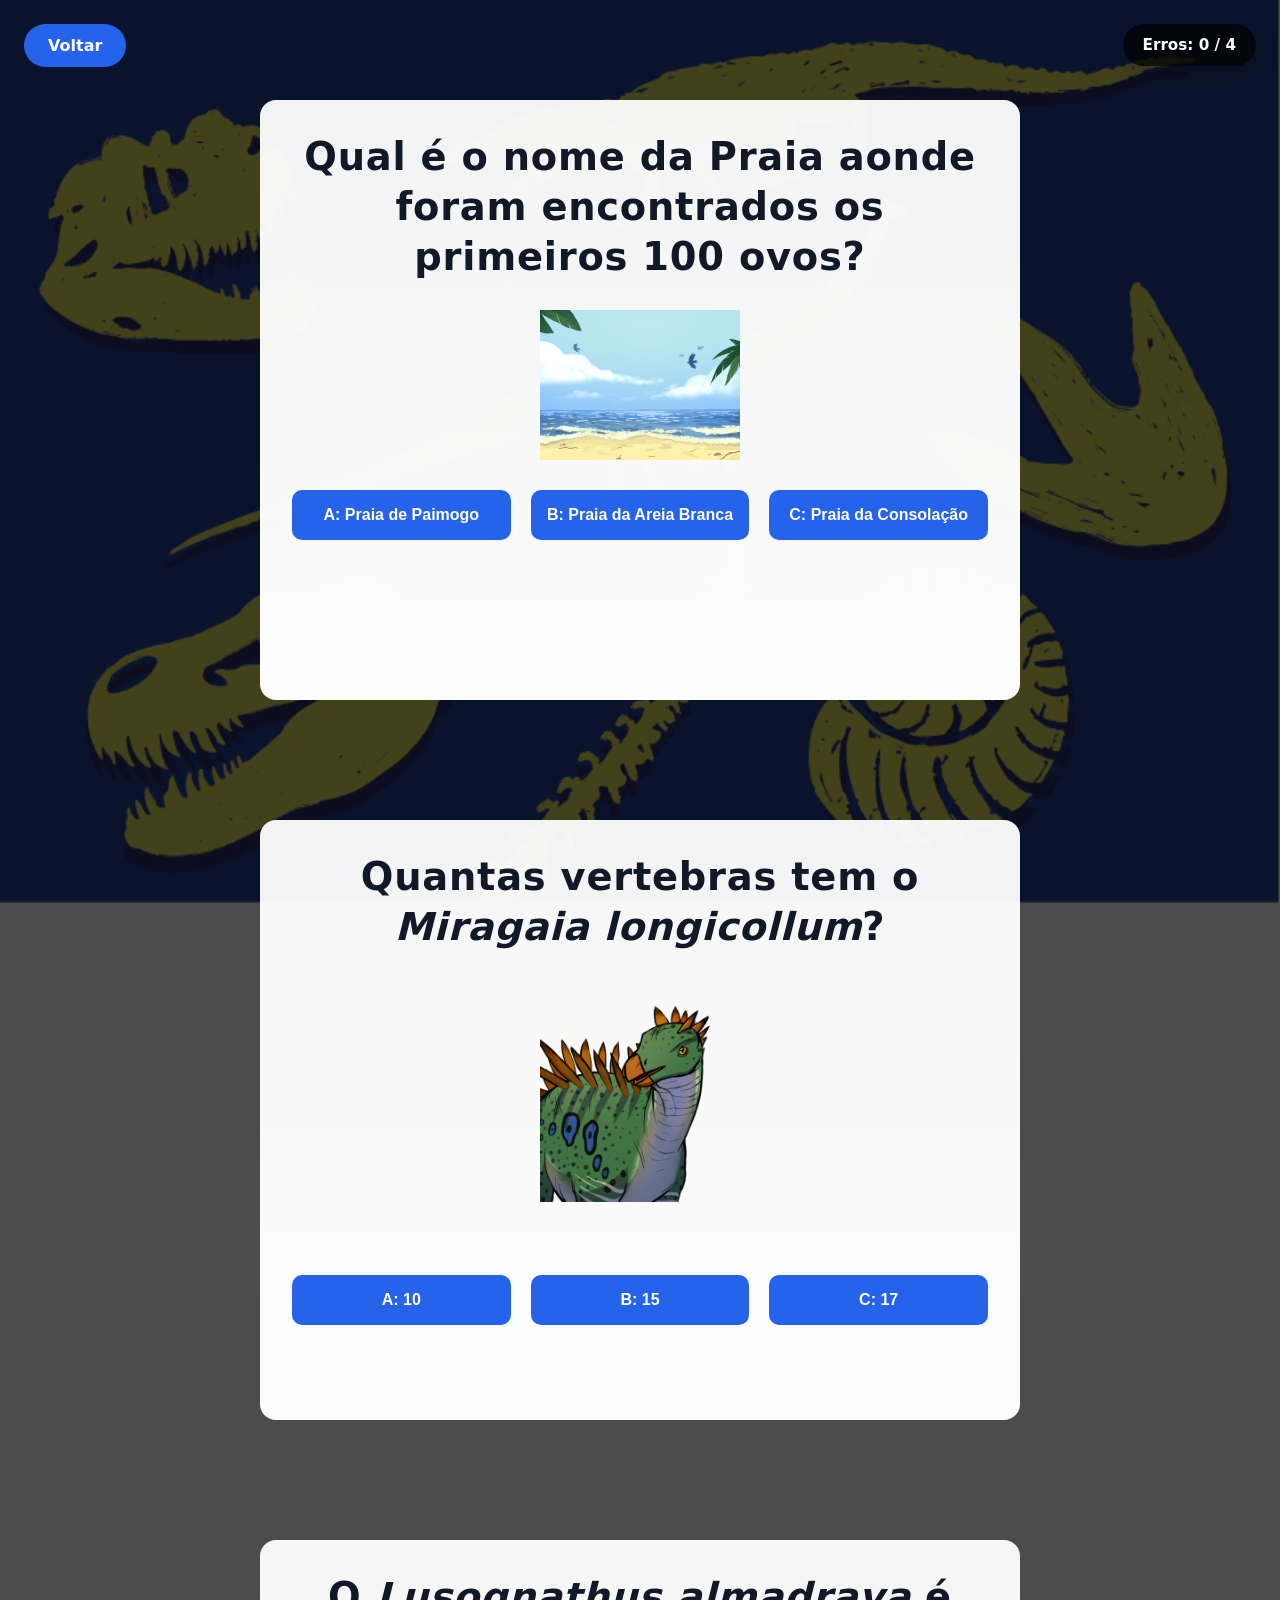
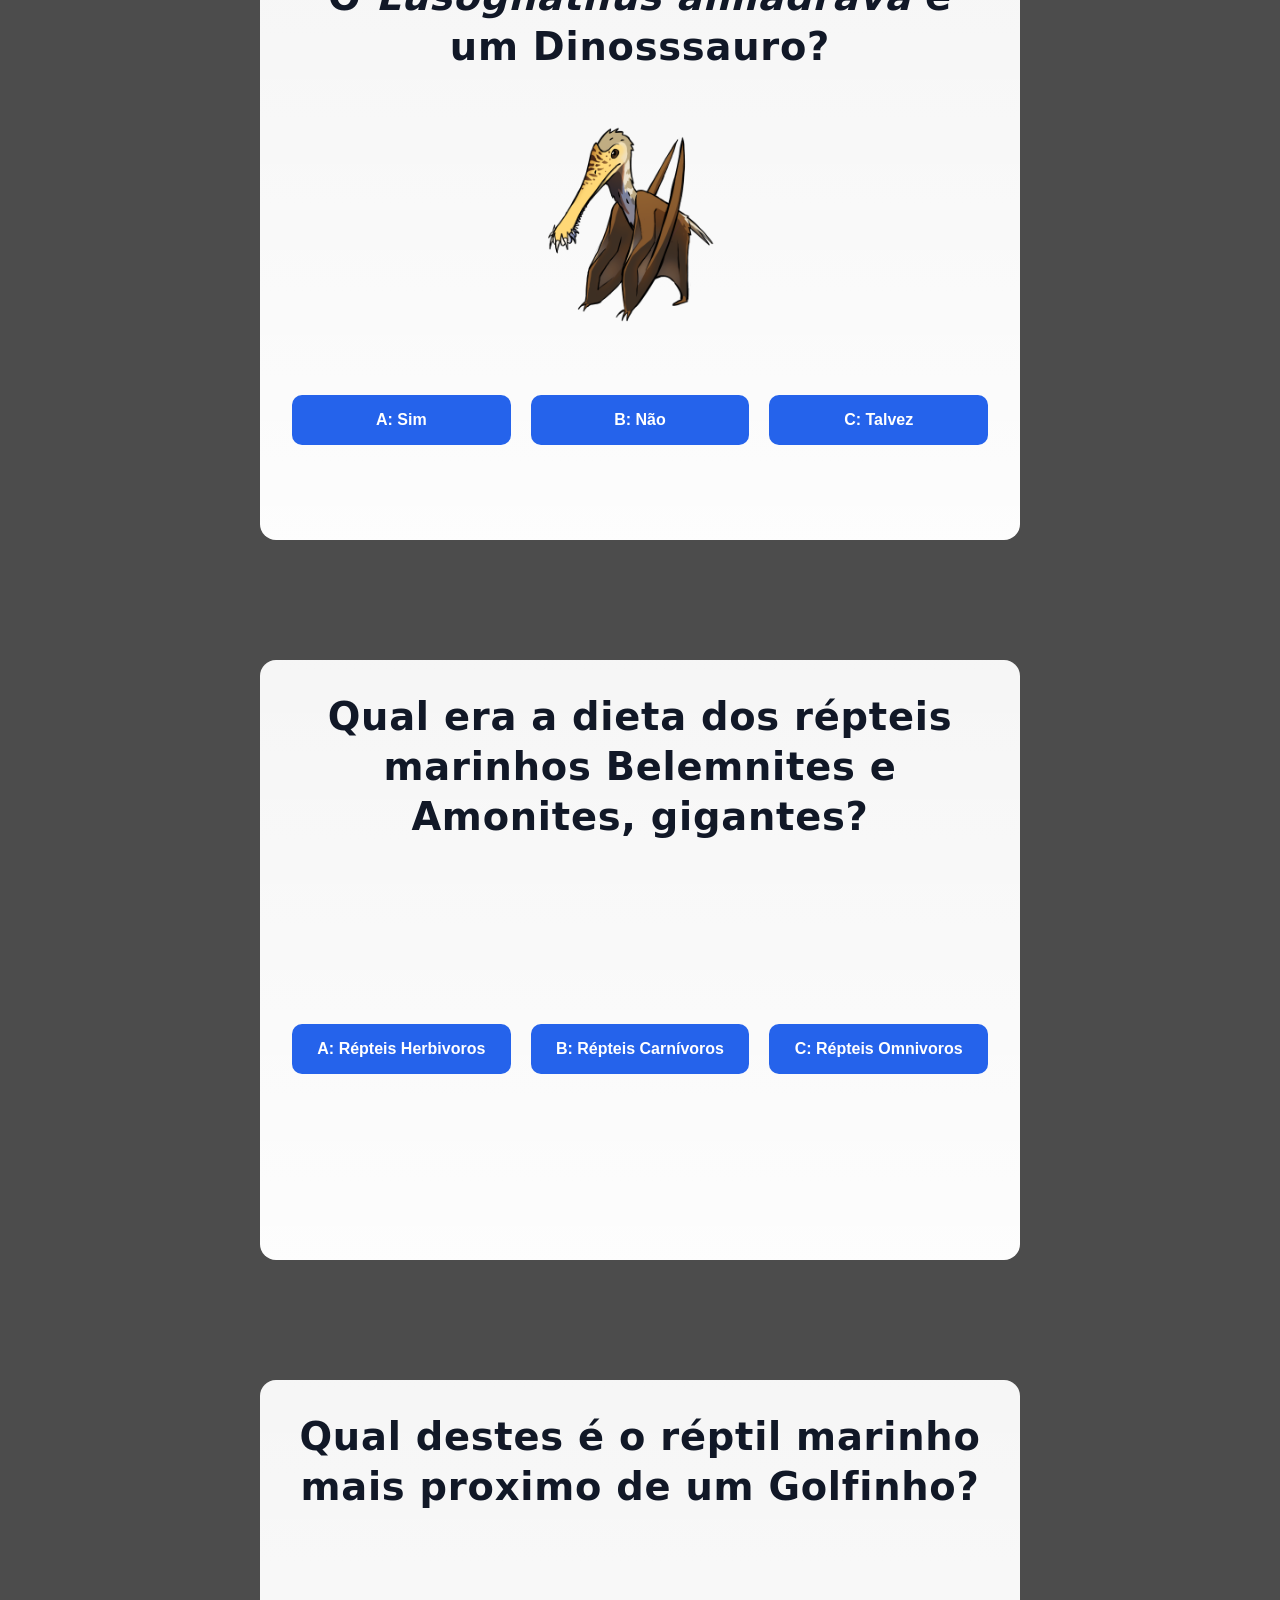
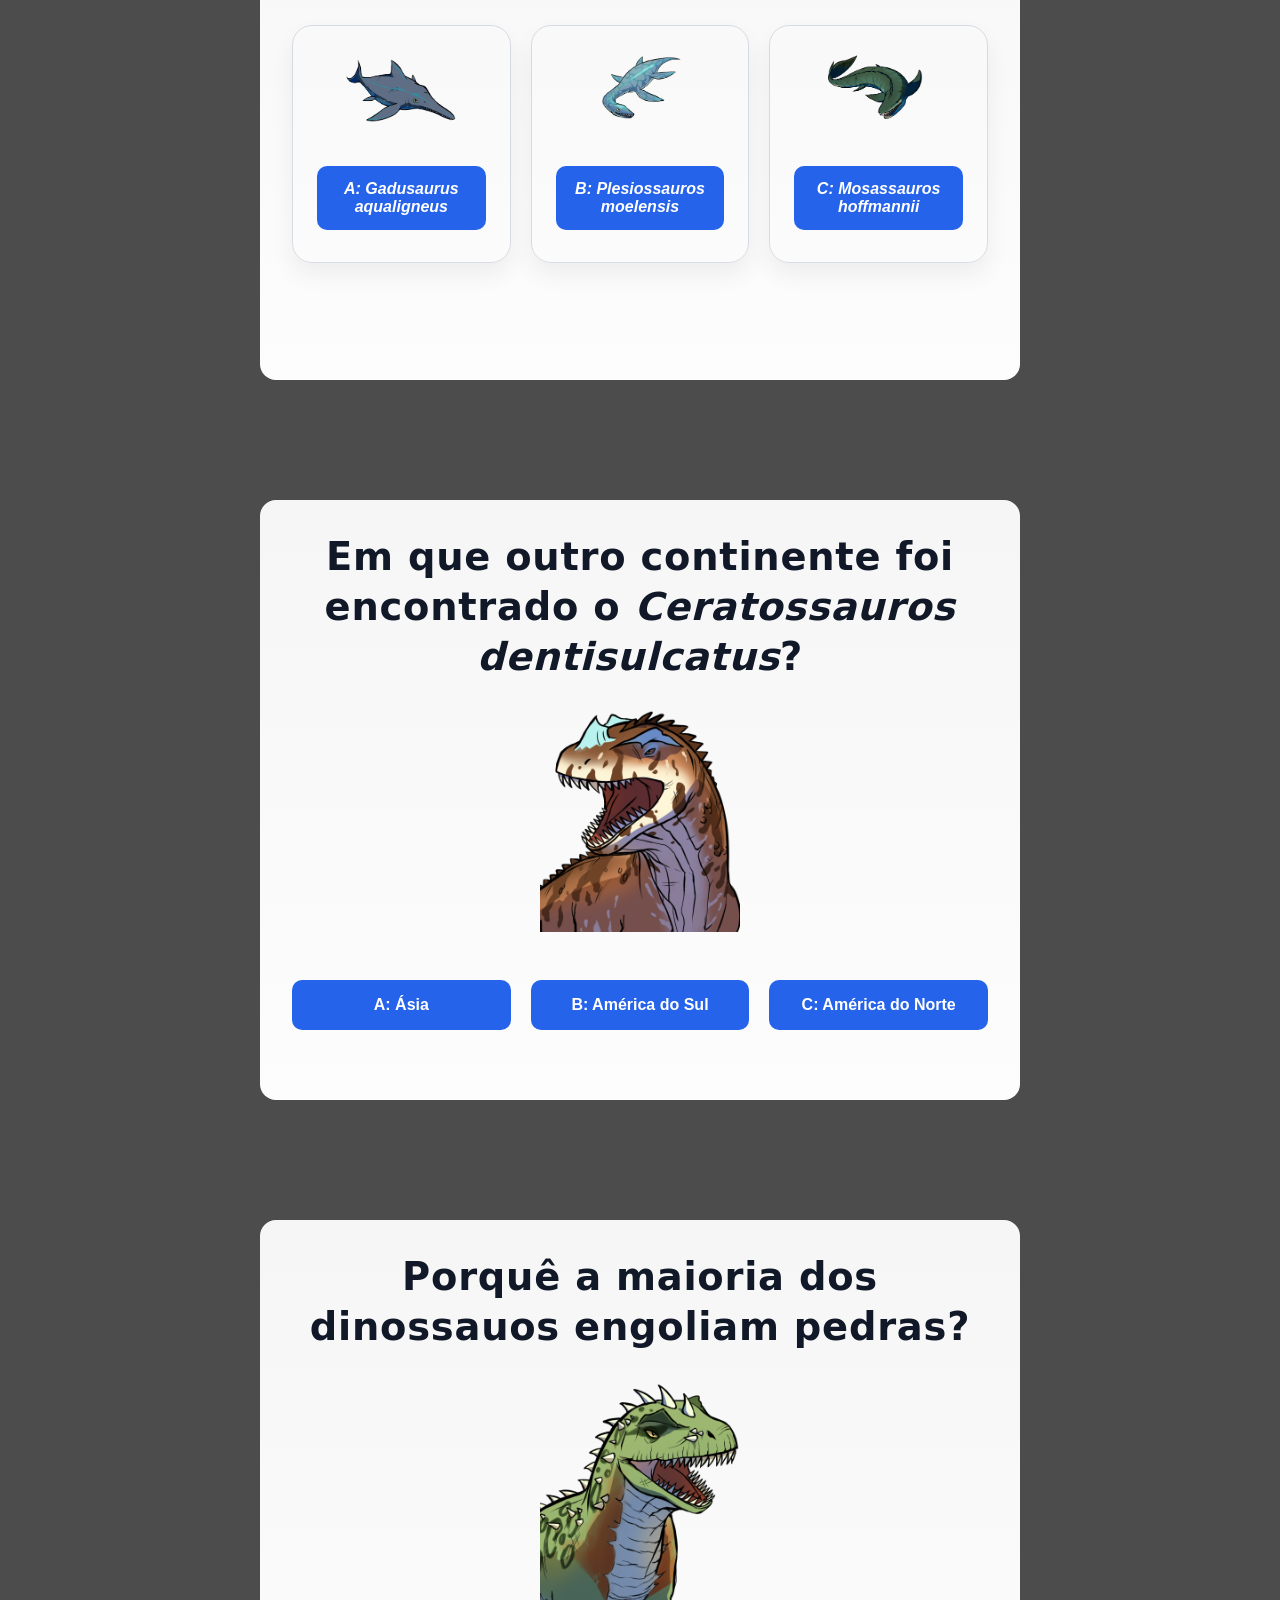
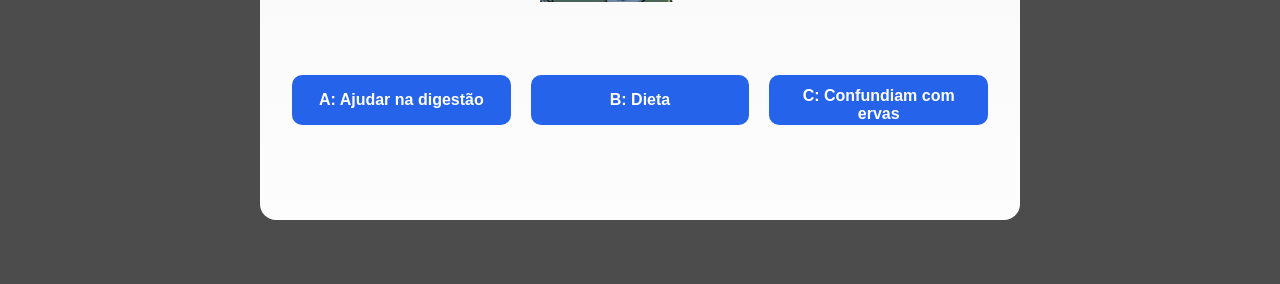
<file: Quizes/quiz_dif.html>
<!DOCTYPE html>
<html lang="pt">
<head>
    <meta charset="UTF-8">
    <meta name="viewport" content="width=device-width, initial-scale=1.0">
    <title>Quiz- Difícil</title>
    <link rel="stylesheet" href="../estilos/estilos_quiz_med_dif.css">

    <!-- custom popup -->
  <div id="popup-overlay" style="display:none; position:fixed; inset:0; background:rgba(0,0,0,0.5); z-index:9999; align-items:center; justify-content:center;">
    <div style="background:#fff; border-radius:16px; padding:32px 28px; max-width:380px; width:90%; text-align:center; box-shadow:0 24px 48px rgba(0,0,0,0.2);">
      <p id="popup-title" style="margin:0 0 8px; font-size:1.2rem; font-weight:700; color:#111827;"></p>
      <p id="popup-message" style="margin:0 0 24px; font-size:0.95rem; color:#6b7280; line-height:1.5;"></p>
      <button id="popup-btn" style="padding:12px 32px; background:#2563eb; color:#fff; border:none; border-radius:999px; font-size:1rem; font-weight:600; cursor:pointer;">Continuar</button>
      <button id="popup-secondary-btn" style="display:none; margin-top:12px; padding:12px 32px; background:#10b981; color:#fff; border:none; border-radius:999px; font-size:1rem; font-weight:600; cursor:pointer;">Reiniciar</button>
    </div>
  </div>
</head>
<body>

    <a href="../menu_quizes.html" class="button-voltar">Voltar</a>  
    <div class="score-badge">Erros: <span class="score-count">0</span> / 4</div>
    <div class="quiz-wrapper">
      
      <!-- PERGUNTA 1 -->
      <section class="question" data-correct="A" data-feedback-correct="Correto! Sabias que até mesmo ovos de dinossauros terrestres são encontrados perto do mar e rios" data-feedback-wrong="Opah, erraste tavas quase lá.">
        <h1>Qual é o nome da Praia aonde foram encontrados os primeiros 100 ovos?</h1>
        <div class="question-image">
          <img src="../img/praia.png" alt="praia">
        </div>          
                            
        <div class="options-grid">

          <article class="option-card text-only">
            <button type="button" class="answer-button" data-choice="A">A: Praia de Paimogo</button>
          </article>
          
          <article class="option-card text-only">
            <button type="button" class="answer-button" data-choice="B">B: Praia da Areia Branca</button>
          </article>

           <article class="option-card text-only">
            <button type="button" class="answer-button" data-choice="C">C: Praia da Consolação</button>
          </article>
        
        </div>
      </section>

      <!-- PERGUNTA 2 -->
      <section class="question" data-correct="C" data-feedback-correct="Correto! Sabias que as vertebras do Miragaia Longicollum eram completamente gigantes das de outros dinossauros?" data-feedback-wrong="Errado — ele tem 17 vértebras, o que é um número impressionante para um dinossauro.">
        <h1>Quantas vertebras tem o <em>Miragaia longicollum</em>?</h1>
        <div class = "question-image">
          <img src="../img/miragaia.png" alt="Miragaia">
        </div>
        <div class="options-grid options-text-only">
          
          <article class="option-card text-only">
            <button type="button" class="answer-button" data-choice="A">A: 10</button>
          </article>
          
          <article class="option-card text-only">
            <button type="button" class="answer-button" data-choice="B">B: 15</button>
          </article>
        
           <article class="option-card text-only">
            <button type="button" class="answer-button" data-choice="C">C: 17</button>
          </article>
        
        </div>

     </section>

        <!-- PERGUNTA 3 -->
      <section class="question" data-correct="B" data-feedback-correct="Correto! Sabias que foi o primeiro pterossauro descoberto e descrito exclusivamente em Portugal?" data-feedback-wrong="Errado — Consegues na próxima.">
        <h1>O <em>Lusognathus almadrava</em> é um Dinosssauro?</h1>
        <div class = "question-image">
          <img src="../img/Lusognathus Almadrava.png" alt="Lusognathus Almadrava">
        </div>
        <div class="options-grid options-text-only">
          
          <article class="option-card text-only">
            <button type="button" class="answer-button" data-choice="A">A: Sim</button>
          </article>
          
          <article class="option-card text-only">
            <button type="button" class="answer-button" data-choice="B">B: Não</button>
          </article>
        
           <article class="option-card text-only">
            <button type="button" class="answer-button" data-choice="C">C: Talvez</button>
          </article>
        </div>
      </section>

        <!-- PERGUNTA 4 -->
      <section class="question" data-correct="B" data-feedback-correct="Correto! Sabias que os Belemites são parecidos com os polvos marinhos da atualidade?" data-feedback-wrong="Errado — eram répteis carnivoros">
        <h1>Qual era a dieta dos répteis marinhos Belemnites e Amonites, gigantes?</h1>
        
        <div class="options-grid options-text-only">
          
          <article class="option-card text-only">
            <button type="button" class="answer-button" data-choice="A">A: Répteis Herbivoros</button>
          </article>
          
          <article class="option-card text-only">
            <button type="button" class="answer-button" data-choice="B">B: Répteis Carnívoros</button>
          </article>
        
           <article class="option-card text-only">
            <button type="button" class="answer-button" data-choice="C">C: Répteis Omnivoros</button>
          </article>
        </div>
      </section>

      <!-- PERGUNTA 5 -->
      <section class="question" data-correct="A" data-feedback-correct="Correto! Sabias que os Gadusaurus aqualigneus da espécie Ictiossauros eram parecidos igualmente tambem com os peixes espadas da atualidade?" data-feedback-wrong="Errado — Consegues na Próxima!">
        <h1>Qual destes é o réptil marinho mais proximo de um Golfinho?</h1>
      
        <div class="options-grid options-text-only">
          
          <article class="option-card">
            <div class="option-image">
              <img src="../img/ictiosa.png" alt="Ictiossauros"></div>
            <button type="button" class="answer-button" data-choice="A"><em>A: Gadusaurus aqualigneus</em></button>
          </article>
          
          <article class="option-card">
            <div class="option-image"><img src="../img/plesio.png" alt="Plesiossauros"></div>
            <button type="button" class="answer-button" data-choice="B"><em>B: Plesiossauros moelensis</em></button>
          </article>
        
           <article class="option-card">
            <div class="option-image"><img src="../img/moso.png" alt="Mosassauros"></div>
            <button type="button" class="answer-button" data-choice="C"><em>C: Mosassauros hoffmannii </em></button>
          </article>
        </div>
      </section>

      <!-- PERGUNTA 6 -->
      <section class="question" data-correct="C" data-feedback-correct="Correto! Sabias que os Ceratossauros eram nômades?" data-feedback-wrong="Errado — os Ceratossauros eram encontrados principalmente na América do Norte, mas também foram encontrados na Europa e África.">
        <h1>Em que outro continente foi encontrado o <em>Ceratossauros dentisulcatus</em>?</h1>
        <div class = "question-image">
          <img src="../img/cerato.png" alt="Ceratossauros">
        </div>
        <div class="options-grid options-text-only">
          
          <article class="option-card text-only">
            <button type="button" class="answer-button" data-choice="A">A: Ásia</button>
          </article>
          
          <article class="option-card text-only">
            <button type="button" class="answer-button" data-choice="B">B: América do Sul</button>
          </article>
        
           <article class="option-card text-only">
            <button type="button" class="answer-button" data-choice="C">C: América do Norte</button>
          </article>
        </div>
      </section> 
      
      <!-- PERGUNTA 7 -->
      <section class="question" data-correct="A" data-feedback-correct="Correto! Sabias que as galinhas atuais tambem engolem pedras para ajudar na digestão?" data-feedback-wrong="Errado — os Lourinhanossauros engoliam pedras para ajudar na digestão, um comportamento conhecido como gastrolitismo.">
        <h1>Porquê a maioria dos dinossauos engoliam pedras?</h1>
        <div class = "question-image">
          <img src="../img/lourinhanosaurus.png" alt="Lourinhanosaurus">
        </div>
        <div class="options-grid options-text-only">
          
          <article class="option-card text-only">
            <button type="button" class="answer-button" data-choice="A">A: Ajudar na digestão</button>
          </article>
          
          <article class="option-card text-only">
            <button type="button" class="answer-button" data-choice="B">B: Dieta </button>
          </article>
        
           <article class="option-card text-only">
            <button type="button" class="answer-button" data-choice="C">C: Confundiam com ervas</button>
          </article>
        </div>
      </section>
</body>

<script>
  let wrongCount = 0;
  let answeredCount = 0;
  const totalQuestions = document.querySelectorAll('.question').length;
  const wrongCountDisplay = document.querySelector('.score-count');

  const overlay = document.getElementById('popup-overlay');
  const popupTitle = document.getElementById('popup-title');
  const popupMessage = document.getElementById('popup-message');
  const popupBtn = document.getElementById('popup-btn');
  const popupSecondaryBtn = document.getElementById('popup-secondary-btn');

  function showPopup(title, message, onClose, secondaryConfig) {
    popupTitle.textContent = title;
    popupMessage.textContent = message;
    popupBtn.textContent = secondaryConfig?.primaryText || 'Continuar';
    popupBtn.onclick = () => {
      overlay.style.display = 'none';
      if (onClose) onClose();
    };

    if (secondaryConfig) {
      popupSecondaryBtn.textContent = secondaryConfig.secondaryText;
      popupSecondaryBtn.style.display = 'inline-block';
      popupSecondaryBtn.onclick = () => {
        overlay.style.display = 'none';
        if (secondaryConfig.secondaryAction) secondaryConfig.secondaryAction();
      };
    } else {
      popupSecondaryBtn.style.display = 'none';
      popupSecondaryBtn.onclick = null;
    }

    overlay.style.display = 'flex';
  }

  function restartQuiz() {
    window.location.href = 'quiz_dif.html';
  }

  function goToMenu() {
    window.location.href = '../menu_quizes.html';
  }

  function finishQuiz() {
    setTimeout(() => {
      const passed = wrongCount < 4;
      if (passed) {
        localStorage.setItem('quiz_dif_passed', '1');
        localStorage.removeItem('quiz_easy_passed');
        localStorage.removeItem('quiz_med_passed');
      }

      showPopup(
        '🏆 Quiz Terminado!',
        `Terminaste o quiz com ${wrongCount} erro(s) de ${totalQuestions}. Tenta a próxima dificuldade!`,
        () => {
          if (window.history.length > 1) {
            window.history.back();
          } else {
            window.location.href = 'menu_quizes.html';
          }
        }
      );
    }, 300);
  }
  window.addEventListener('load', () => {
    const firstQuestion = document.querySelector('.question');
    if (firstQuestion) {
      firstQuestion.scrollIntoView({ behavior: 'auto', block: 'center' });
    }
  });
  function scrollToNextQuestion(currentQuestion) {
    const next = currentQuestion.nextElementSibling;
    if (next && next.classList.contains('question')) {
      next.scrollIntoView({ behavior: 'smooth', block: 'center' });
    }
  }

  document.querySelectorAll('.question').forEach((question) => {
    const correct = question.dataset.correct;
    const feedbackCorrect = question.dataset.feedbackCorrect || 'Correto!';
    const feedbackWrong = question.dataset.feedbackWrong || 'Errado.';
    const buttons = question.querySelectorAll('.answer-button');
    let answered = false;

    buttons.forEach((button) => {
      button.addEventListener('click', (event) => {
        event.stopPropagation();
        if (answered) return;
        answered = true;
        answeredCount += 1;

        const choice = button.dataset.choice;
        const isCorrect = choice === correct;

        question.querySelectorAll('.option-card').forEach(c => c.classList.remove('correct', 'wrong'));
        button.closest('.option-card').classList.add(isCorrect ? 'correct' : 'wrong');
        buttons.forEach(btn => btn.disabled = true);

        if (!isCorrect) {
          wrongCount += 1;
          wrongCountDisplay.textContent = wrongCount;
        }

        scrollToNextQuestion(question);
        setTimeout(() => {
          if (!isCorrect && wrongCount === 4) {
            showPopup(
              '🚨 4 Erros!',
              'Ficaste com 4 erros. Queres reiniciar ou voltar ao menu?',
              goToMenu,
              {
                primaryText: 'Menu',
                secondaryText: 'Reiniciar',
                secondaryAction: restartQuiz
              }
            );
            return;
          }

          showPopup(
            isCorrect ? '✅ Correto!' : '❌ Errado!',
            isCorrect ? feedbackCorrect : feedbackWrong,
            () => { if (answeredCount === totalQuestions) finishQuiz(); }
          );
        }, 300);
      });

      const card = button.closest('.option-card');
      if (card) card.addEventListener('click', () => button.click());
    });
  });
</script>
</html>
</file>
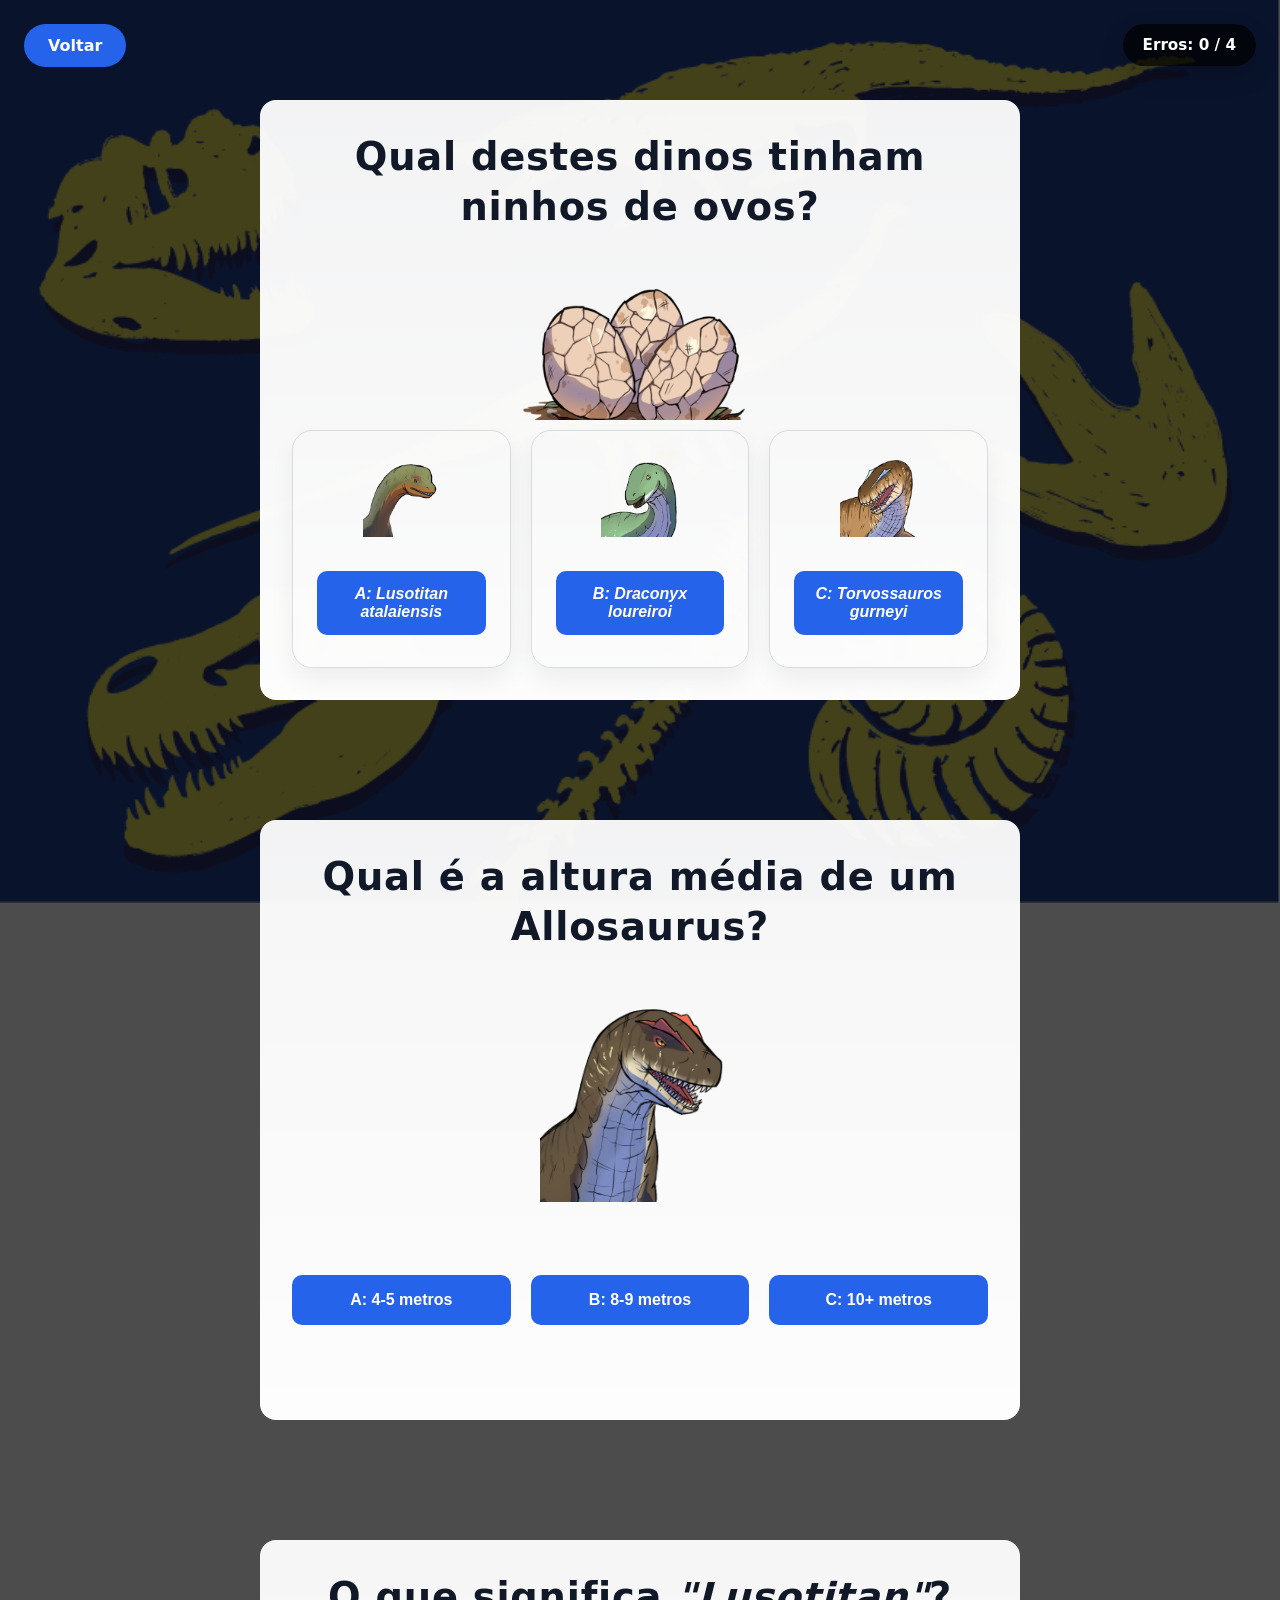
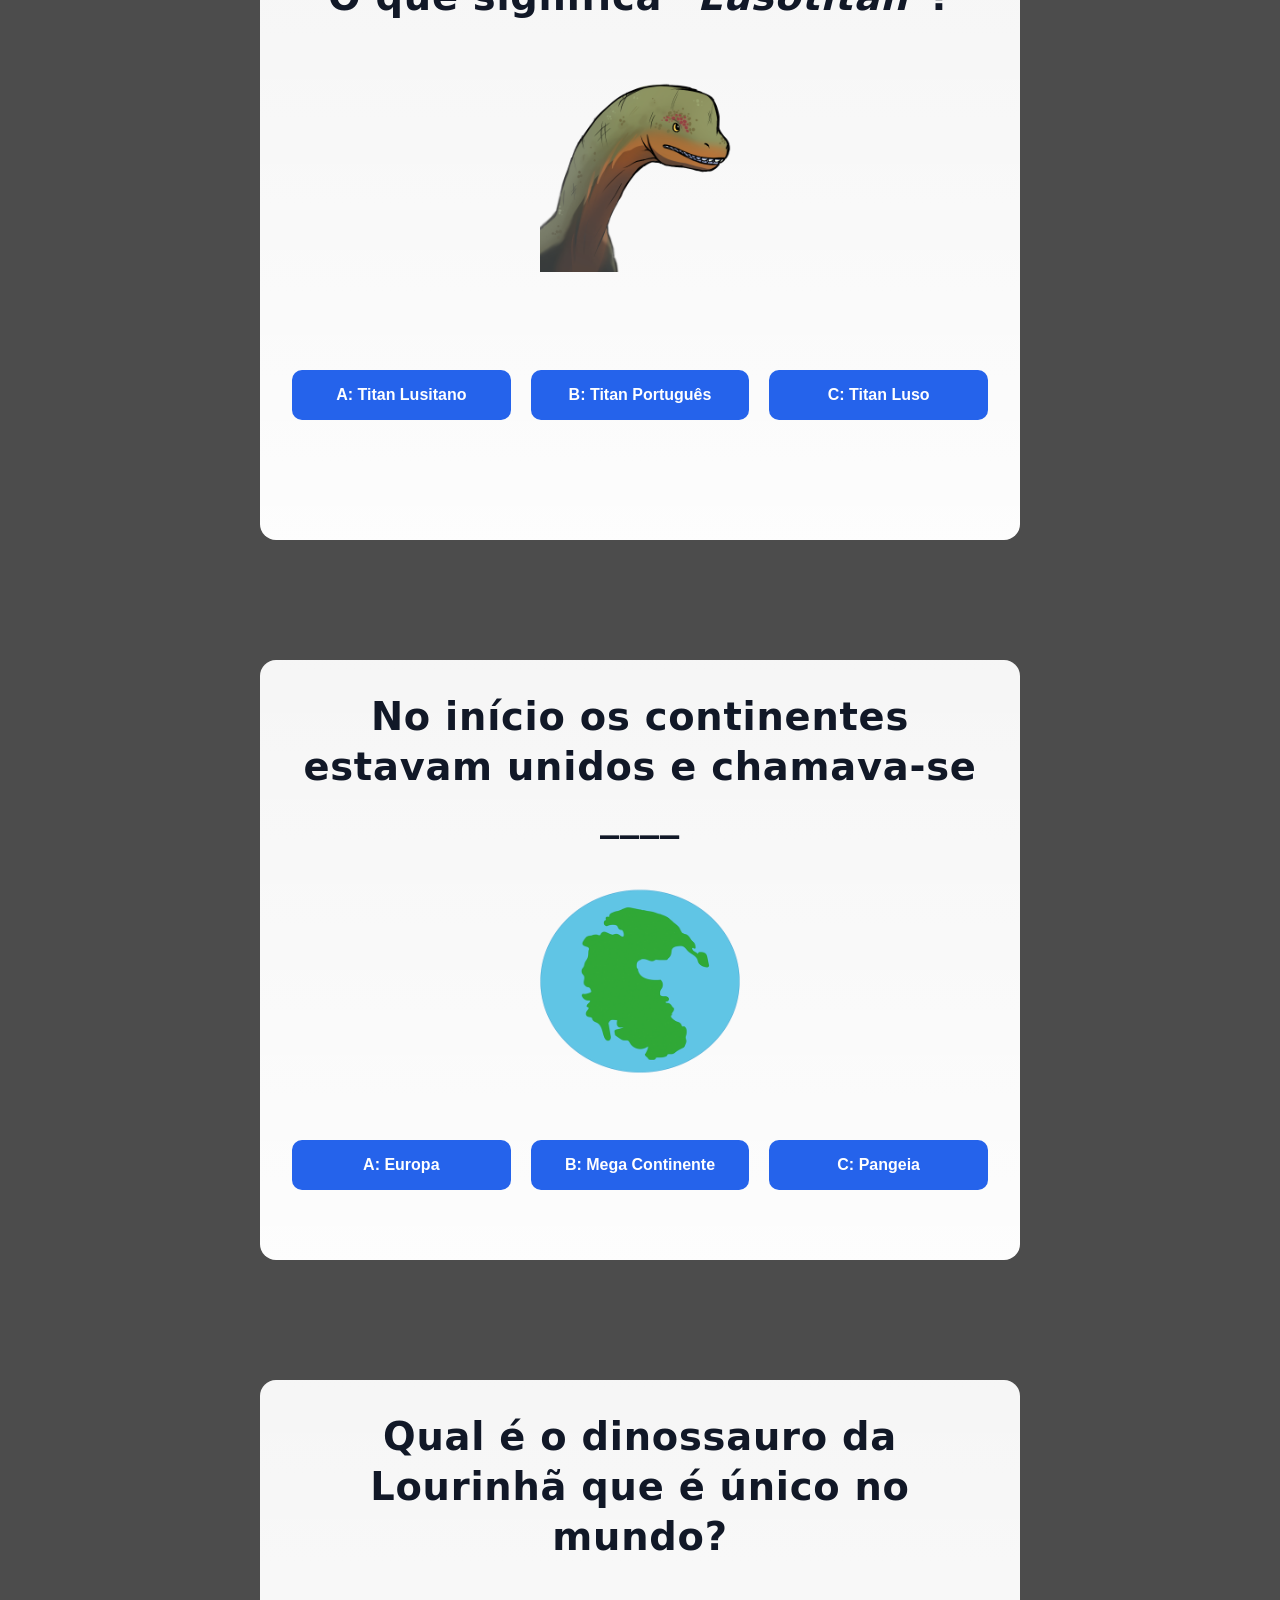
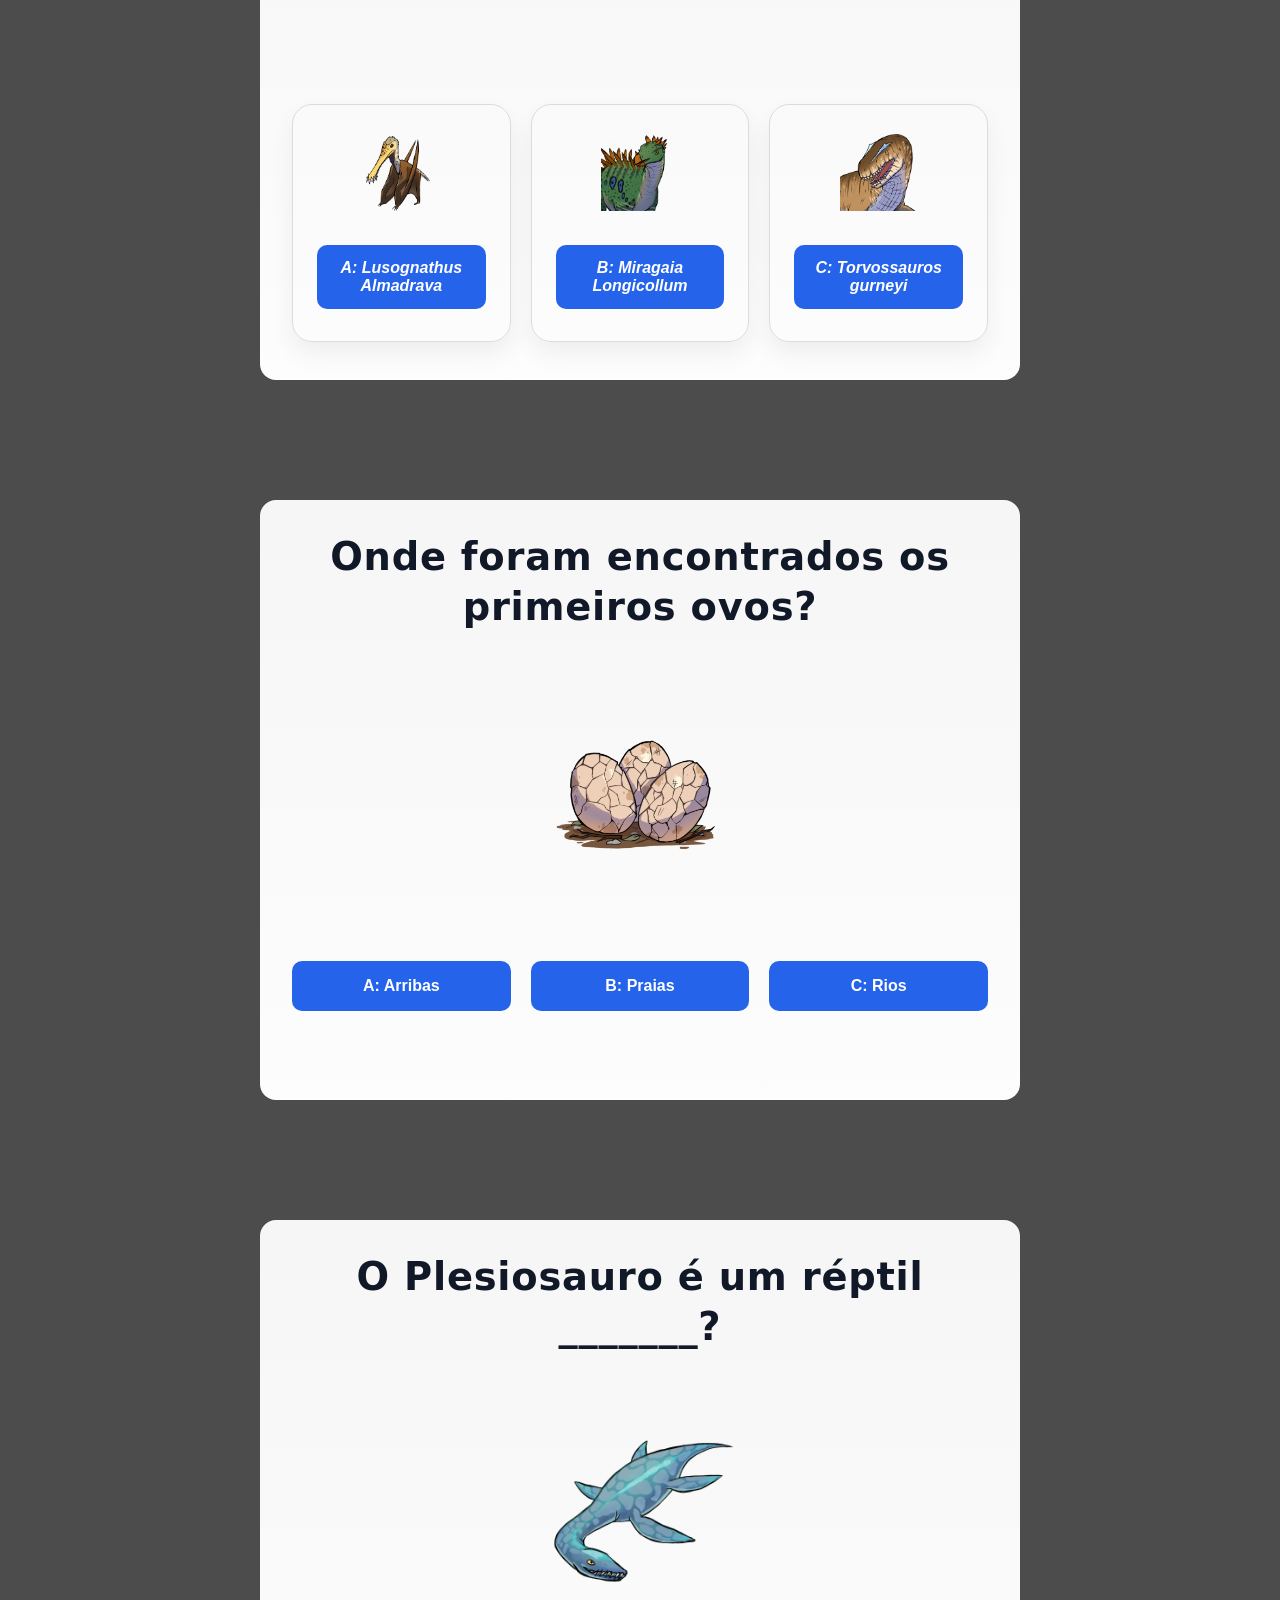
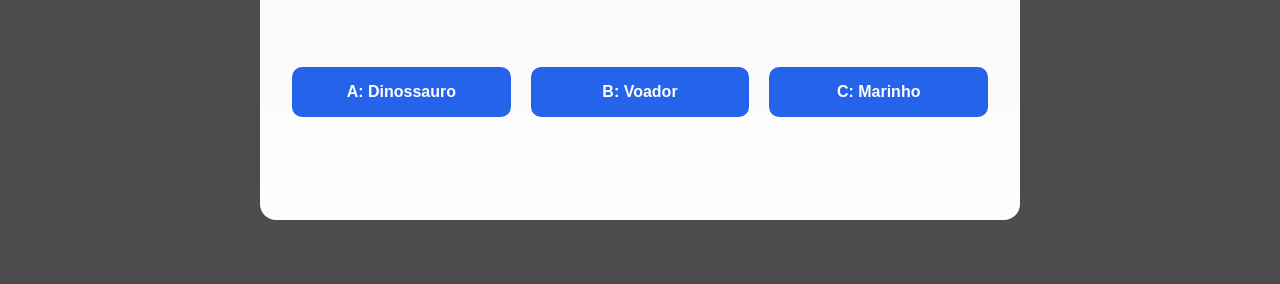
<file: Quizes/quiz_med.html>
<!DOCTYPE html>
<html lang="pt">
<head>
  <meta charset="UTF-8">
  <meta name="viewport" content="width=device-width, initial-scale=1.0">
  <link rel="stylesheet" href="../estilos/estilos_quiz_med_dif.css">
  <title>Quiz - Médio</title>


</head>
<body>
  <!-- custom popup -->
  <div id="popup-overlay" style="display:none; position:fixed; inset:0; background:rgba(0,0,0,0.5); z-index:9999; align-items:center; justify-content:center;">
    <div style="background:#fff; border-radius:16px; padding:32px 28px; max-width:380px; width:90%; text-align:center; box-shadow:0 24px 48px rgba(0,0,0,0.2);">
      <p id="popup-title" style="margin:0 0 8px; font-size:1.2rem; font-weight:700; color:#111827;"></p>
      <p id="popup-message" style="margin:0 0 24px; font-size:0.95rem; color:#6b7280; line-height:1.5;"></p>
      <button id="popup-btn" style="padding:12px 32px; background:#2563eb; color:#fff; border:none; border-radius:999px; font-size:1rem; font-weight:600; cursor:pointer;">Continuar</button>
      <button id="popup-secondary-btn" style="display:none; margin-top:12px; padding:12px 32px; background:#10b981; color:#fff; border:none; border-radius:999px; font-size:1rem; font-weight:600; cursor:pointer;">Reiniciar</button>
    </div>
  </div>

  
  <a href="../menu_quizes.html" class="button-voltar">Voltar</a>
  <div class="score-badge">Erros: <span class="score-count">0</span> / 4</div>

  <div class="quiz-wrapper">

    <!-- PERGUNTA 1 -->
    <section class="question" data-auto-submit="true" data-correct="C" data-feedback-correct="Correto! Sabias que os dinossauros que nasceram em ninhos tinham um comportamento Social mais desenvolvido?" data-feedback-wrong="Opah, erraste.">
      <h1>Qual destes dinos tinham ninhos de ovos?</h1>
      <div class="question-image" id="problema_img_pequena1">
        <img src="../img/ovo_dino.png" alt="Ninho de ovos">
      </div>

      <div class="options-grid">
        <article class="option-card">
          <div class="option-image"><img src="../img/lusotitan.png" alt="Lusotitan"></div>
          <button type="button" class="answer-button" data-choice="A"><em>A: Lusotitan atalaiensis</em></button>
        </article>

        <article class="option-card">
          <div class="option-image"><img src="../img/icon_quiz_fac.png" alt="Lourinhasaurus"></div>
          <button type="button" class="answer-button" data-choice="B"><em>B: Draconyx loureiroi</em></button>
        </article>

        <article class="option-card">
          <div class="option-image"><img src="../img/torvo.png" alt="Torvossauros"></div>
          <button type="button" class="answer-button" data-choice="C"><em>C: Torvossauros gurneyi</em></button>
        </article> 

      </div>
    </section>

    <!-- PERGUNTA 2 -->
    <section class="question" data-auto-submit="true" data-correct="A" data-feedback-correct="Correto! Sabias que o Allosaurus tinha uma altura de 4-5 metros e de 8-9 metros de comprimento?" data-feedback-wrong="Opah, erraste.">
      <h1>Qual é a altura média de um Allosaurus?</h1>
      <div class="question-image">
        <img src="../img/allosauros.png" alt="Allosaurus">
      </div>

      <div class="options-grid options-text-only">
        <article class="option-card text-only">
          <button type="button" class="answer-button" data-choice="A">A: 4-5 metros</button>
        </article>

        <article class="option-card text-only">
          <button type="button" class="answer-button" data-choice="B">B: 8-9 metros</button>
        </article>

        <article class="option-card text-only">
          <button type="button" class="answer-button" data-choice="C">C: 10+ metros</button>
        </article>

      </div>
    </section>

    <!-- PERGUNTA 3 -->
    <section class="question" data-auto-submit="true" data-correct="A" data-feedback-correct="Correto! Sabias que Lusotitan vem do latim 'Lusus' (Lourinhã) e 'Titan' (Titã)?" data-feedback-wrong="Opah, erraste.">
      <h1>O que significa  <em>"Lusotitan"</em>?</h1>
      <div class="question-image">
        <img src="../img/lusotitan.png" alt="Lusotitan">
      </div>

      <div class="options-grid options-text-only">
        <article class="option-card text-only">
          <button type="button" class="answer-button" data-choice="A">A: Titan Lusitano</button>
        </article>

        <article class="option-card text-only">
          <button type="button" class="answer-button" data-choice="B">B: Titan Português</button>
        </article>

        <article class="option-card text-only">
          <button type="button" class="answer-button" data-choice="C">C: Titan Luso</button>
        </article>

      </div>
    </section>

    <!-- PERGUNTA 4 -->
    <section class="question" data-auto-submit="true" data-correct="C" data-feedback-correct="Correto! Sabias que os continentes eram todos juntos e foram separando-se com o tempo?" data-feedback-wrong="Opah, erraste.">
      <h1>No início os continentes estavam unidos e chamava-se ____</h1>
      <div class="question-image">
        <img src="../img/pangeia.png" alt="Pangeia">
      </div>

      <div class="options-grid options-text-only">
        <article class="option-card text-only">
          <button type="button" class="answer-button" data-choice="A">A: Europa</button>
        </article>

        <article class="option-card text-only">
          <button type="button" class="answer-button" data-choice="B">B: Mega Continente</button>
        </article>

        <article class="option-card text-only">
          <button type="button" class="answer-button" data-choice="C">C: Pangeia</button>
        </article>

      </div>
    </section>

    <!-- PERGUNTA 5 -->
    <section class="question" data-auto-submit="true" data-correct="B" data-feedback-correct="Correto! Sabias que o Miragaia Longicollum tinha um pescoço extremamente longo?" data-feedback-wrong="Opah, erraste.">
      <h1>Qual é o dinossauro da Lourinhã que é único no mundo?</h1>
      <br><br><br><br><br><br>
      
      <div class="options-grid">
        <article class="option-card">
          <div class="option-image"><img src="../img/Lusognathus Almadrava.png" alt="Lusognathus"></div>
          <button type="button" class="answer-button" data-choice="A"><em>A: Lusognathus Almadrava</em></button>
        </article>
        
        <article class="option-card">
          <div class="option-image"><img src="../img/miragaia.png" alt="Miragaia"></div>
          <button type="button" class="answer-button" data-choice="B"><em>B: Miragaia Longicollum</em></button>
        </article>
        
        <article class="option-card">
          <div class="option-image"><img src="../img/torvo.png" alt="Torvossauros"></div>
          <button type="button" class="answer-button" data-choice="C"><em>C: Torvossauros gurneyi</em></button>
        </article>
      
      </div>
    </section>

    <!-- PERGUNTA 6 -->
    <section class="question" data-auto-submit="true" data-correct="A" data-feedback-correct="Correto! Sabias que a grande maioria dos fósseis até hoje são encontrados nas arribas das praias?" data-feedback-wrong="Opah, erraste.">
      <h1>Onde foram encontrados os primeiros ovos?</h1>
      <div class="question-image">
        <img src="../img/ovo_dino.png" alt="Praia">
      </div>
      
      <div class="options-grid options-text-only">
        <article class="option-card text-only">
          <button type="button" class="answer-button" data-choice="A">A: Arribas</button>
        </article>
        
        <article class="option-card text-only">
          <button type="button" class="answer-button" data-choice="B">B: Praias</button>
        </article>
        
        <article class="option-card text-only">
          <button type="button" class="answer-button" data-choice="C">C: Rios</button>
        </article>
      
      </div>
    </section>

    <!-- PERGUNTA 7 -->
    <section class="question" data-auto-submit="true" data-correct="C" data-feedback-correct="Correto! Sabias Apesar de viverem na mesma época e partilharem a terminação *sauro* (que significa lagarto), os plesiossauros pertenciam a uma linhagem totalmente diferente de répteis " data-feedback-wrong="Opah, erraste.">
      <h1>O Plesiosauro é um réptil _______?</h1>
      <div class="question-image" id ="problema_img_pequena2">
        <img src="../img/plesio.png" alt="Plesiosauro" >
      </div>
      
      <div class="options-grid options-text-only">
        <article class="option-card text-only">
          <button type="button" class="answer-button" data-choice="A">A: Dinossauro</button>
        </article>
        
        <article class="option-card text-only">
          <button type="button" class="answer-button" data-choice="B">B: Voador</button>
        </article>
        
        <article class="option-card text-only">
          <button type="button" class="answer-button" data-choice="C">C: Marinho </button>
        </article>
      
      </div>
    </section>

  </div>

  <script>
  let wrongCount = 0;
  let answeredCount = 0;
  const totalQuestions = document.querySelectorAll('.question').length;
  const wrongCountDisplay = document.querySelector('.score-count');

  const overlay = document.getElementById('popup-overlay');
  const popupTitle = document.getElementById('popup-title');
  const popupMessage = document.getElementById('popup-message');
  const popupBtn = document.getElementById('popup-btn');
  const popupSecondaryBtn = document.getElementById('popup-secondary-btn');

  function showPopup(title, message, onClose, secondaryConfig) {
    popupTitle.textContent = title;
    popupMessage.textContent = message;
    popupBtn.textContent = secondaryConfig?.primaryText || 'Continuar';
    popupBtn.onclick = () => {
      overlay.style.display = 'none';
      if (onClose) onClose();
    };

    if (secondaryConfig) {
      popupSecondaryBtn.textContent = secondaryConfig.secondaryText;
      popupSecondaryBtn.style.display = 'inline-block';
      popupSecondaryBtn.onclick = () => {
        overlay.style.display = 'none';
        if (secondaryConfig.secondaryAction) secondaryConfig.secondaryAction();
      };
    } else {
      popupSecondaryBtn.style.display = 'none';
      popupSecondaryBtn.onclick = null;
    }

    overlay.style.display = 'flex';
  }

  function restartQuiz() {
    window.location.href = 'quiz_med.html';
  }

  function goToMenu() {
    window.location.href = '../menu_quizes.html';
  }

  function finishQuiz() {
    setTimeout(() => {
      const correctCount = totalQuestions - wrongCount;
      if (correctCount > 4) {
        localStorage.setItem('quiz_med_passed', '1');
      }

      showPopup(
        '🏆 Quiz Terminado!',
        `Terminaste o quiz com ${wrongCount} erro(s) de ${totalQuestions}. Tenta a próxima dificuldade!`,
        () => {
          if (window.history.length > 1) {
            window.history.back();
          } else {
            window.location.href = 'menu_quizes.html';
          }
        }
      );
    }, 300);
  }
  window.addEventListener('load', () => {
    const firstQuestion = document.querySelector('.question');
    if (firstQuestion) {
      firstQuestion.scrollIntoView({ behavior: 'auto', block: 'center' });
    }
  });
  function scrollToNextQuestion(currentQuestion) {
    const next = currentQuestion.nextElementSibling;
    if (next && next.classList.contains('question')) {
      next.scrollIntoView({ behavior: 'smooth', block: 'center' });
    }
  }
  

  document.querySelectorAll('.question').forEach((question) => {
    const correct = question.dataset.correct;
    const feedbackCorrect = question.dataset.feedbackCorrect || 'Correto!';
    const feedbackWrong = question.dataset.feedbackWrong || 'Errado.';
    const buttons = question.querySelectorAll('.answer-button');
    let answered = false;

    buttons.forEach((button) => {
      button.addEventListener('click', (event) => {
        event.stopPropagation();
        if (answered) return;
        answered = true;
        answeredCount += 1;

        const choice = button.dataset.choice;
        const isCorrect = choice === correct;

        question.querySelectorAll('.option-card').forEach(c => c.classList.remove('correct', 'wrong'));
        button.closest('.option-card').classList.add(isCorrect ? 'correct' : 'wrong');
        buttons.forEach(btn => btn.disabled = true);

        if (!isCorrect) {
          wrongCount += 1;
          wrongCountDisplay.textContent = wrongCount;
        }

        scrollToNextQuestion(question);
        setTimeout(() => {
          if (!isCorrect && wrongCount === 4) {
            showPopup(
              '🚨 4 Erros!',
              'Ficaste com 4 erros. Queres reiniciar ou voltar ao menu?',
              goToMenu,
              {
                primaryText: 'Menu',
                secondaryText: 'Reiniciar',
                secondaryAction: restartQuiz
              }
            );
            return;
          }

          showPopup(
            isCorrect ? '✅ Correto!' : '❌ Errado!',
            isCorrect ? feedbackCorrect : feedbackWrong,
            () => { if (answeredCount === totalQuestions) finishQuiz(); }
          );
        }, 300);
      });

      const card = button.closest('.option-card');
      if (card) card.addEventListener('click', () => button.click());
    });
  });
</script>
</body>
</html>
</file>
<file: estilos/estilos_menu.css>
html {
    height: 100%;
    margin: 0;
    background: #f4f7fd url('../img/fundo.png') no-repeat center center fixed;
    background-size: cover;
}

body {
    min-height: 100vh;        /* fix */
    margin: 0;
    display: flex;
    align-items: center;
    justify-content: center;
    font-family: Arial, sans-serif;
    background: transparent;  /* let html handle it */
}

.container {
    text-align: center;
    padding: 10px;
    padding-bottom: 100px;
    background: #ffffff;
    border-radius: 15px;
    box-shadow: 0 10px 24px rgba(0, 91, 235, 0.16);
    min-width: 700px;
    background: white url("../img/banners_curiosidades/bg_banner_curiosidad.png");
    background-size: cover;
    background-position-x: -5px;
}

.button-container {
    display: flex;
    flex-direction: column;
    gap: 1rem;
    align-items: center;
    padding-top: 20px;
}

.titulo {
    font-size: 30px;
    font-weight: Caslon, serif;
    color: #333333;
    margin-top: 20px;
    position: relative;
    top: 20px
}

.but_menus {
    display: inline-flex;
    align-items: center;
    justify-content: center;
    padding: 0.95rem 1.75rem;
    min-width: 180px;
    font-size: 1rem;
    font-weight: 600;
    color: #ffffff;
    background: linear-gradient(135deg, #1e21cc 0%, #008cff 100%);
    border: 2px solid #000000;
    border-radius: 10px;
    cursor: pointer;
    text-decoration: none;
    transition: transform 0.2s ease, box-shadow 0.2s ease, background 0.2s ease;
    box-shadow: 0 10px 24px rgba(0, 91, 235, 0.16);
}

.but_menus:hover,
.but_menus:focus {
    background: linear-gradient(135deg, #0056D6 0%, #003EA4 100%);
    transform: translateY(-1px);
    box-shadow: 0 14px 28px rgba(0, 91, 235, 0.24);
}

.but_menus:active {
    transform: translateY(0);
    box-shadow: 0 6px 14px rgba(0, 91, 235, 0.2);
}
</file>
<file: estilos/estilos_menu_curiosidade.css>
html {
    height: 100%;
    margin: 0;
    background: linear-gradient(rgba(0, 0, 0, 0.7), rgba(0, 0, 0, 0.7)), #f4f7fd url('../img/fundo.png') no-repeat center center fixed;
    background-size: cover;
}

body {
    min-height: 100vh;        /* fix */
    margin: 0;
    display: flex;
    align-items: center;
    justify-content: center;
    font-family: Arial, sans-serif;
    background: transparent;  /* let html handle it */
}

.container {
    text-align: center;
    padding: 10px;
    padding-bottom: 100px;
    background: #ffffff;
    border-radius: 15px;
    box-shadow: 0 10px 24px rgba(0, 91, 235, 0.16);
    min-width: 700px;
    background: white url("../img/banners_curiosidades/bg_banner_curiosidad.png");
    background-size: cover;
    background-position-x: -5px;

}

.button-container {
    display: flex;
    flex-direction: row;
    gap: 3rem;
    align-items: center;
    padding-top: 20px;
    justify-content: center;
    align-content: center;
}

.titulo {
    position: relative;
    top: 10px;
    font-size: 30px;
    font-weight: Caslon, serif;
    color: #333333;
    margin-bottom: 20px;

}

.but_menus {
    display: inline-flex;
    align-items: center;
    justify-content: center;
    padding: 0.95rem 1.75rem;
    min-width: 180px;
    font-size: 1rem;
    font-weight: 600;
    color: #ffffff;
    background: linear-gradient(135deg, #1e21cc 0%, #008cff 100%);
    border: 2px solid #000000;
    border-radius: 10px;
    cursor: pointer;
    text-decoration: none;
    transition: transform 0.2s ease, box-shadow 0.2s ease, background 0.2s ease;
    box-shadow: 0 10px 24px rgba(0, 91, 235, 0.16);
}

.but_menus:hover,
.but_menus:focus {
    background: linear-gradient(135deg, #0056D6 0%, #003EA4 100%);
    transform: translateY(-1px);
    box-shadow: 0 14px 28px rgba(0, 91, 235, 0.24);
}

.but_menus:active {
    transform: translateY(0);
    box-shadow: 0 6px 14px rgba(0, 91, 235, 0.2);
}

.button-voltar {
  position: fixed;
  top: 24px;
  left: 24px;
  z-index: 999;
  display: inline-block;
  padding: 12px 24px;
  background: #2563eb;
  color: #ffffff;
  font-size: 1rem;
  font-weight: 600;
  border-radius: 999px;
  text-decoration: none;
  transition: background-color 0.2s ease, transform 0.2s ease;
}

.button-voltar:hover {
  background: #1d4ed8;
  transform: translateY(-1px);
}
</file>
<file: estilos/estilos_Curiosidades.css>
html {
    height: 100%;
    margin: 0;
}

body {
    min-height: 100vh;
    margin: 0;
    padding: 100px 0 50px;
    display: flex;
    flex-direction: column;
    align-items: center;
    gap: 32px;
    position: relative;
    background: transparent;
}

body::before {
    content: "";
    position: fixed;
    top: -10px;
    bottom: -10px;
    left:  -10px;
    right: -10px;
    
    background: linear-gradient(rgba(0, 0, 0, 0.7), rgba(0, 0, 0, 0.7)), url('../img/fundo_curiosidades.png') no-repeat center center;
    background-size: cover;
    z-index: -1;

}

.titulo-banner {
    background: rgba(60, 20, 50, 0.75);
    padding: 15px 40px;
    border-radius: 25px;
    backdrop-filter: blur(6px);
    margin-bottom: 20px;
}

.titulo {
    font-size: 3.5rem;
    color: #f8f4e8;
    text-align: center;
    margin: 40px 0;
    text-shadow:
        1px 1px 0 #8d8678,
        2px 2px 0 #8d8678,
        3px 3px 0 #8d8678,
        6px 6px 15px rgba(0,0,0,0.4);
    letter-spacing: 2px;
}   

.titulo::after {
    content: "";
    display: block;
    width: 180px;
    height: 4px;
    background: #d4af37;
    margin: 15px auto 0;
    border-radius: 999px;
}

.container {
    display: flex;
    flex-direction: row;
    align-items: stretch;
    gap: 20px;
    padding: 40px;
    backdrop-filter: blur(6px);
    border-radius: 20px;
    box-shadow: 0 10px 24px rgba(0, 91, 235, 0.16);
    border: 2px solid rgba(255,255,255,0.4);
    max-width: 900px;
    width: min(900px, 90%);
    height: 350px;
    min-height: 350px;
    overflow: visible;
    position: relative;
    transition: all 0.3s ease;
    font-family: 'Dosis', sans-serif;
    font-weight: 700;
    background-size: cover;
    background-position: center center;
    background-repeat: no-repeat;
    background-color: rgba(255,255,255,0.95);
    justify-content: center;
}
/* Dinossauros */
#draconyx         { background-image: url('../img/banners_curiosidades/draconyx.png' ); }
#allosauros       { background-image: url('../img/banners_curiosidades/Allosaurus.png'); }
#lourinhanosaurus { background-image: url('../img/banners_curiosidades/lourinhano.png'); }
#lourinhasaurus   { background-image: url('../img/banners_curiosidades/lourinhanosaurus.png'); }
#ceratosauros     { background-image: url('../img/banners_curiosidades/ceratosaurus.png'); }
#lusovenator      { background-image: url('../img/banners_curiosidades/lusove.png'); }
#miragaia         { background-image: url('../img/banners_curiosidades/miragaia.png'); }  
#lusotitan        { background-image: url('../img/banners_curiosidades/lusotitan.png'); }
#stegosaurus      { background-image: url('../img/banners_curiosidades/stegosaurus.png'); }
#torvosaurus      { background-image: url('../img/banners_curiosidades/torvo.png'); }

/* repteis */
#lusognathus  { background-image: url('../img/banners_curiosidades/lusognathus.png' ); }
#belemite     { background-image: url('../img/banners_curiosidades/#' ); }
#amonite      { background-image: url('../img/banners_curiosidades/#' ); }
#plesiossauro { background-image: url('../img/banners_curiosidades/Plesiosaurus.png' ); }
#ictiossauro  { background-image: url('../img/banners_curiosidades/ictiosa.png' ); }
#Ophiussasuchus { background-image: url('../img/banners_curiosidades/#' ); }




.text-content {
    max-width: 200px;
    width: min(200px, 100%);
    max-height: 280px;
    min-height: 240px;
    padding: 24px;
    background: rgba(255, 255, 255, 0.95);
    border-radius: 15px;
    border: 2px solid rgba(218, 141, 54, 0.9);
    box-shadow: 0 12px 28px rgba(0, 0, 0, 0.14);
    position: relative;
    text-transform: uppercase;
    display: flex;
    flex-direction: column;
    justify-content: center;
    align-items: center;
    text-align: center;
    gap: 3px;
    color: #1f2937;
}

.curiosidade {
    position: absolute;
    top: 80px;
    right: -300px;
    width: 240px;
    max-width: 240px;
    background: #fef3c7;
    padding: 10px 15px;
    border-left: 5px solid #f59e0b;
    border-radius: 8px;
    font-weight: 400;
    box-shadow: 0 12px 24px rgba(0,0,0,0.1);
}
.curiosidade-direita { right: -300px; }
.curiosidade-esquerda { left: -300px; }

.container:hover {
    transform: translateY(-8px);
    box-shadow: 0 16px 40px rgba(0,0,0,0.2);
}

.dino-image {
    width: 340px;
    height: 220px;
    object-fit: contain;
    background: transparent;
    border-radius: 15px;
    flex-shrink: 0;
    padding-left: 10px;
    padding-top: 10px;
}

.text-content h1 {
    margin-top: 0;
    color: #1e3a8a;
    font-size: 1.0rem;
}

.text-content p {
    margin: 8px 0;
    font-size: 0.8rem;
    line-height: 1.5;
    font-weight: 400;
}

.button-voltar {
    position: fixed;
    top: 24px;
    left: 24px;
    z-index: 999;
    display: inline-block;
    padding: 12px 24px;
    background: #2563eb;
    color: #ffffff;
    font-size: 1rem;
    font-weight: 600;
    border-radius: 999px;
    text-decoration: none;
    transition: background-color 0.2s ease, transform 0.2s ease;
}

.button-voltar:hover {
    background: #1d4ed8;
    transform: translateY(-1px);
}

.badge {
    display: inline-flex;
    align-items: center;
    justify-content: center;
    padding: 6px 14px;
    border-radius: 999px;
    color: white;
    font-weight: bold;
    margin-bottom: 10px;
}

.teropode    { background: #dc2626; }
.estegossauro { background: #f59e0b; }
.Ornitopode  { background: #16a34a; }
.sauropode   { background: #2563eb; }

.pterossauro    { background: #7c3aed; } /* purple - flying reptiles */
.cefalopode     { background: #0891b2; } /* teal - ammonites/belemnites */
.plesiossauria  { background: #1e40af; } /* deep blue - marine reptiles */
.ictiossauria   { background: #0ea5e9; } /* light blue - marine reptiles */
.crocodilomorfo { background: #15803d; } /* green - crocodile relatives */

.curiosidade {
    background: #fef3c7;
    padding: 10px 15px;
    border-left: 5px solid #f59e0b;
    border-radius: 8px;
    font-weight: 400;
}

@media (max-width: 768px) {
    .container {
        flex-direction: column;
        text-align: center;
        gap: 20px;
        min-height: auto;
        height: auto;
        padding: 30px;
    }

    .dino-image {
        width: 220px;
        height: auto;
    }

    .text-content {
        text-align: center;
    }   
}

    @media (max-width: 1024px) {
    body::before {
        position: absolute;
        top: 0;
        bottom: 0;
        left: 0;
        right: 0;
    }
</file>
<file: estilos/estilos_quiz.css>
:root {
    color-scheme: light;
    color: #111827;
    background: #f9fafb;
    --bg: #f8fafc;
    --card: #ffffff;
    --border: rgba(148,163,184,0.35);
    --accent: #2563eb;
    --accent-hover: #1d4ed8;
    --shadow: 0 20px 40px rgba(15,23,42,0.08);
    --option-height: 120px;
    --answer-height: 44px;
  }
  * {
    box-sizing: border-box;
  }
  html, body {
    margin: 0;
    min-height: 100%;
  }
 body {
  font-family: Inter, system-ui, -apple-system, BlinkMacSystemFont, 'Segoe UI', sans-serif;
  margin: 0;
  padding: 100px 32px 32px;     /* top padding for the fixed voltar/score buttons */
  display: block;               /* fix: remove grid that was breaking sizes */
  background: #f4f7fd url('../img/fundo_quiz.png') no-repeat center center fixed;
  background-size: cover;
}

.quiz-wrapper {
  width: min(680px, 100%);      /* fix: all questions same width */
  margin: 0 auto;               /* centered on page */
  display: flex;
  flex-direction: column;
  gap: 120px;                    /* space between questions (a little bigger) */
    border-radius: 28px;
    padding: 28px;
    box-shadow: var(--shadow);
  }

  .quiz-container h1 {
    margin: 0 0 28px;
    font-size: clamp(2rem, 3vw, 2.5rem);
    text-align: center;
    letter-spacing: 0.02em;
  }

  .question h1 {
    text-align: center;
  }

  /* Espaçamento e caixa para cada pergunta */
.question {
  padding: 28px;
  border-radius: 16px;
  background: linear-gradient(180deg, rgba(255,255,255,0.95), rgba(255,255,255,0.99));
  box-shadow: 0 8px 20px rgba(15,23,42,0.04);
  height: 525px;                /* same height for all */
  min-height: unset;
  max-height: 640px;
  display: flex;
  flex-direction: column;
  justify-content: space-between;
  overflow: hidden;
  margin-bottom: 0;             /* gap on wrapper handles spacing now */
}
question-image {
  width: 100%;
  height: auto;
  margin-top: 16px;
  border-radius: 12px;
  object-fit: cover;
} 
  .options-grid {
  display: grid;
  grid-template-columns: repeat(2, minmax(0, 1fr));
  gap: 24px;
  flex: 1;                      /* fix: makes grid fill available space evenly */
  align-items: stretch;         /* fix: cards inside stretch to same height */
}

 .options-grid.options-text-only {
  align-items: center;          /* don't stretch text-only cards vertically */
}

 .options-grid.options-text-only .option-card {
  height: auto !important;
  min-height: var(--option-height);
}

 .option-card {
  border: 1px solid var(--border);
  border-radius: 24px;
  overflow: hidden;
  background: #ffffff;
  box-shadow: 0 14px 28px rgba(15,23,42,0.06);
  display: flex;
  flex-direction: column;
  align-items: center;
  height: 100%;                 /* fix: fill the grid cell fully */
} 

  .option-card:hover {
    box-shadow: 0 18px 36px rgba(15,23,42,0.12);
    transform: translateY(-2px);
    transition: transform 0.2s ease, box-shadow 0.2s ease;
  }

  .options-grid.options-text-only .option-card {
    height: auto;
    min-height: var(--option-height);
  }

  .option-image {
  width: 100%;
  height: 160px;               /* fixed height to match med/dif layout */
  position: relative;
  padding-bottom: 0;           /* remove percentage padding trick */
  background: #eef2ff;
  flex-shrink: 0;               /* image area doesn't shrink */
}
  .option-image img {
    position: absolute;
    inset: 0;
    width: 100%;
    height: 100%;
    object-fit: contain;        /* scale image to fit without cropping */
    display: block;
    padding: 12px;
  }

  .option-card.text-only {
    justify-content: center;
    align-items: center;
    padding: 12px;
    min-height: var(--option-height);
    box-shadow: none;
    border: none;
    background: transparent;
  }
  .option-card.text-only .answer-button { 
    display: block;
    align-items: center;
    justify-content: center;
    height: auto !important;
    line-height: normal;
    width: 225px !important;
    max-width: 100%;
    padding: 12px 16px;
    margin: 0;
    white-space: normal;
    min-height: var(--answer-height);
    box-sizing: border-box;
    text-align: center;
    border-radius: 10px;
  }

  @media (max-width: 760px) {
    .option-card.text-only .answer-button {
      width: 100% !important;
      border-radius: 0 0 12px 12px;
    }
  }


  

  /* Ajuste específico para a imagem do Lusovenator */
  .option-image img.lusove-img {
    object-fit: cover;
    object-position: center;
    padding: 0;
    background: transparent;
  }
  .answer-button {
    width: calc(100% - 32px);
    margin: 22px 16px 24px;
    padding: 14px 18px;
    height: 80px;
    border: none;
    border-radius: 10px;
    background: var(--accent);
    color: #ffffff;
    font-size: 1rem;
    font-weight: 600;
    cursor: pointer;
    transition: transform 0.2s ease, background-color 0.2s ease;
    align-content: center;
    justify-content: center;
  }
  .answer-button:hover {
    background: var(--accent-hover);
    transform: translateY(-1px);
  }

  .option-card.correct {
   
    border-color: #16a34a;
    box-shadow: 0 18px 36px rgba(22,163,74,0.18);
  }

  .option-card.wrong {
    border-color: #dc2626;
    box-shadow: 0 18px 36px rgba(220,38,38,0.18);
  }

  @media (max-width: 760px) {
    .options-grid {
      grid-template-columns: 1fr;
    }
    .question {
      height: auto;
      min-height: 0;
      overflow: visible;
    }
  }

  .button-voltar {
    position: fixed;
    top: 24px;
    left: 24px;
    z-index: 999;
    display: inline-block;
    padding: 12px 24px;
    background: #2563eb;
    color: #ffffff;
    font-size: 1rem;
    font-weight: 600;
    border-radius: 999px;
    text-decoration: none;
    transition: background-color 0.2s ease, transform 0.2s ease;
  }
  .button-voltar:hover {
    background: #1d4ed8;
    transform: translateY(-1px);
  }

  .score-badge {
    position: fixed;
    top: 24px;
    right: 24px;
    z-index: 999;
    padding: 12px 20px;
    background: rgba(0, 0, 0, 0.7);
    color: #ffffff;
    font-size: 0.95rem;
    font-weight: 700;
    border-radius: 999px;
    box-shadow: 0 10px 24px rgba(0, 0, 0, 0.15);
  }

  .option-card.text-only.correct {
  box-shadow: none;
}
.option-card.text-only.wrong {
  box-shadow: none;
}

.option-card.text-only.correct .answer-button {
  background: #16a34a;
}
.option-card.text-only.wrong .answer-button {
  background: #dc2626;
}
</file>
<file: estilos/estilos_quiz_med_dif.css>
:root {
  color-scheme: light;
  color: #111827;
  --bg: #f8fafc;
  --card: #ffffff;
  --border: rgba(148,163,184,0.35);
  --accent: #2563eb;
  --accent-hover: #1d4ed8;
  --shadow: 0 20px 40px rgba(15,23,42,0.08);
  --option-height: 90px;
  --answer-height: 40px;
  --answer-max-width: 320px;
}

* {
  box-sizing: border-box;
}

html {
  margin: 0;
  height: 100%;
}

body {
  margin: 0;
  min-height: 100vh;
  font-family: Inter, system-ui, -apple-system, BlinkMacSystemFont, 'Segoe UI', sans-serif;
  background: linear-gradient(rgba(0, 0, 0, 0.7), rgba(0, 0, 0, 0.7)), url('../img/pranchetas/Prancheta_azul.png') no-repeat center center fixed;

  background-size: cover;
  padding: 100px 32px 64px;   /* top clears the fixed buttons */
  display: block;              /* fix: was grid which broke widths */
}

.quiz-wrapper {
  width: min(760px, 100%);
  margin: 0 auto;
  display: flex;
  flex-direction: column;
  gap: 120px;
}

.quiz-container h1 {
  margin: 0 0 28px;
  font-size: clamp(2rem, 3vw, 2.5rem);
  text-align: center;
  letter-spacing: 0.02em;
}

.question {
  padding: 32px;
  border-radius: 16px;
  background: linear-gradient(180deg, rgba(255,255,255,0.95), rgba(255,255,255,0.99));
  box-shadow: 0 8px 20px rgba(15,23,42,0);
  height: 600px;
  min-height: unset;
  max-height: 700px;
  margin-bottom: 0;            /* fix: gap on wrapper handles spacing */
  display: flex;
  flex-direction: column;
  justify-content: space-between;
  overflow: hidden;
}

.quiz-pessoal {
  height: 425px;
}
.question h1 {
  margin: 0 0 28px;
  font-size: clamp(2rem, 3vw, 2.5rem);
  font-weight: 700;
  text-align: center;
  letter-spacing: 0.02em;
  line-height: 1.3;
}

/* image shown under question title */
.question-image {
  width: 100%;
  border-radius: 12px;
  background: #eef2ff00;

  display: flex;
  justify-content: center;
  align-items: center;

  overflow: hidden;
  margin-bottom: 10px;
}

.question-image img {
  width: 200px; /* adjust as needed */
  height: auto;
  max-width: none;
  max-height: none;
  display: block;
}

/* options grid — default 2 or 3 col with images */
.options-grid {
  display: grid;
  grid-template-columns: repeat(auto-fit, minmax(160px, 1fr));
  gap: 20px;
  flex: 1;
  align-items: start;
}

/* text-only 3-col grid */
.options-grid.options-text-only {
  grid-template-columns: repeat(3, minmax(0, 1fr));
  align-items: center;
}

.option-card {
  border: 1px solid var(--border);
  border-radius: 20px;
  overflow: hidden;
  box-shadow: 0 12px 24px rgba(15,23,42,0.06);
  display: flex;
  flex-direction: column;
  align-items: stretch;
  cursor: pointer;
  transition: transform 0.2s ease, box-shadow 0.2s ease;
  min-height: var(--option-height);
  padding: 8px;
  box-sizing: border-box;
}

.option-card:hover {
  box-shadow: 0 18px 36px rgba(15,23,42,0.12);
  transform: translateY(-2px);
  background: #f1f5ff00;
}

/* text-only cards — centred, no image */
.option-card.text-only {
  justify-content: center;
  align-items: center;
  padding: 12px;
  min-height: var(--option-height);
  border: none;
  box-shadow: none;
  padding: 0;
    
}
.option-card.text-only .answer-button {
  display: block;
  align-items: center;
  justify-content: center;
  height: 50px !important;
  line-height: normal;
  width: 100% !important;
  max-width: 100%;
  padding: 12px 16px;
  margin: 0;
  white-space: normal;
  min-height: var(--answer-height);
  box-sizing: border-box;
  text-align: center;
  border-radius: 10px;
} 

@media (max-width: 760px) {
  .option-card.text-only .answer-button {
    width: 100% !important;
    border-radius: 0 0 12px 12px;
  }
}
.option-image {
  width: 100%;
  height: 110px;           /* fixed height — all image areas the same */
  position: relative;
  padding-bottom: 0;       /* remove the % padding trick, use fixed height instead */
  background: #ffffff00;
}
.option-image img {
  position: absolute;
  inset: 0;
  width: 100%;
  height: 100%;
  object-fit: contain;     /* scales image to fit without cropping */
  display: block;
  padding: 12px;
}
#problema_img_pequena1 img {
  width: 280px; /* default is 200px from .question-image img */
}
#problema_img_pequena2 img {
  transform: scale(1.25);
  transform-origin: center;
  width: 30%;
  padding-top: 50px;
  height:auto;
}

.answer-button {
  display: block;
  width: calc(100% - 32px);
  margin: 22px 16px 24px;
  padding: 14px 18px;
  border: none;
  border-radius: 10px;
  background: var(--accent);
  color: #ffffff;
  font-size: 1rem;
  font-weight: 600;
  cursor: pointer;
  text-align: center;
  box-sizing: border-box;
  transition: transform 0.2s ease, background-color 0.2s ease;
}

.answer-button:hover {
  background: var(--accent-hover);
  transform: translateY(-1px);
}

.submit-button {
  display: block;
  width: 200px;
  margin: 16px auto 0;
  padding: 14px 18px;
  border: none;
  border-radius: 999px;
  background: #10b981;
  color: #ffffff;
  font-size: 1rem;
  font-weight: 600;
  cursor: pointer;
  text-align: center;
  transition: transform 0.2s ease, background-color 0.2s ease;
  flex-shrink: 0;
}

.submit-button:hover:not(:disabled) {
  background: #059669;
  transform: translateY(-1px);
}

.submit-button:disabled {
  background: #94a3b8;
  cursor: not-allowed;
}

.option-card.selected {
  border-color: var(--accent);
  box-shadow: 0 18px 36px rgba(37,99,235,0.18);
}

.option-card.correct {
  border-color: #16a34a;
  box-shadow: 0 18px 36px rgba(22,163,74,0.18);
}

.option-card.wrong {
  border-color: #dc2626;
  box-shadow: 0 18px 36px rgba(220,38,38,0.18);
}

.button-voltar {
  position: fixed;
  top: 24px;
  left: 24px;
  z-index: 999;
  display: inline-block;
  padding: 12px 24px;
  background: #2563eb;
  color: #ffffff;
  font-size: 1rem;
  font-weight: 600;
  border-radius: 999px;
  text-decoration: none;
  transition: background-color 0.2s ease, transform 0.2s ease;
}

.button-voltar:hover {
  background: #1d4ed8;
  transform: translateY(-1px);
}
 
.score-badge {
  position: fixed;
  top: 24px;
  right: 24px;
  z-index: 999;
  padding: 12px 20px;
  background: rgba(0, 0, 0, 0.7);
  color: #ffffff;
  font-size: 0.95rem;
  font-weight: 700;
  border-radius: 999px;
  box-shadow: 0 10px 24px rgba(0, 0, 0, 0.15);
}

@media (max-width: 760px) {
  body {
    padding: 90px 16px 48px;
  }

  .options-grid,
  .options-grid.options-text-only {
    grid-template-columns: 1fr;
  }

  .question {
    height: auto;
    max-height: unset;
    overflow: visible;
  }
}

.option-card.text-only.correct {
  box-shadow: none;
}
.option-card.text-only.wrong {
  box-shadow: none;
}

.option-card.text-only.correct .answer-button {
  background: #16a34a;
}
.option-card.text-only.wrong .answer-button {
  background: #dc2626;
}
.option-card.text-only.selected {
  box-shadow: none;
}
.option-card.text-only.selected .answer-button {
  background: darkblue;
}
</file>
